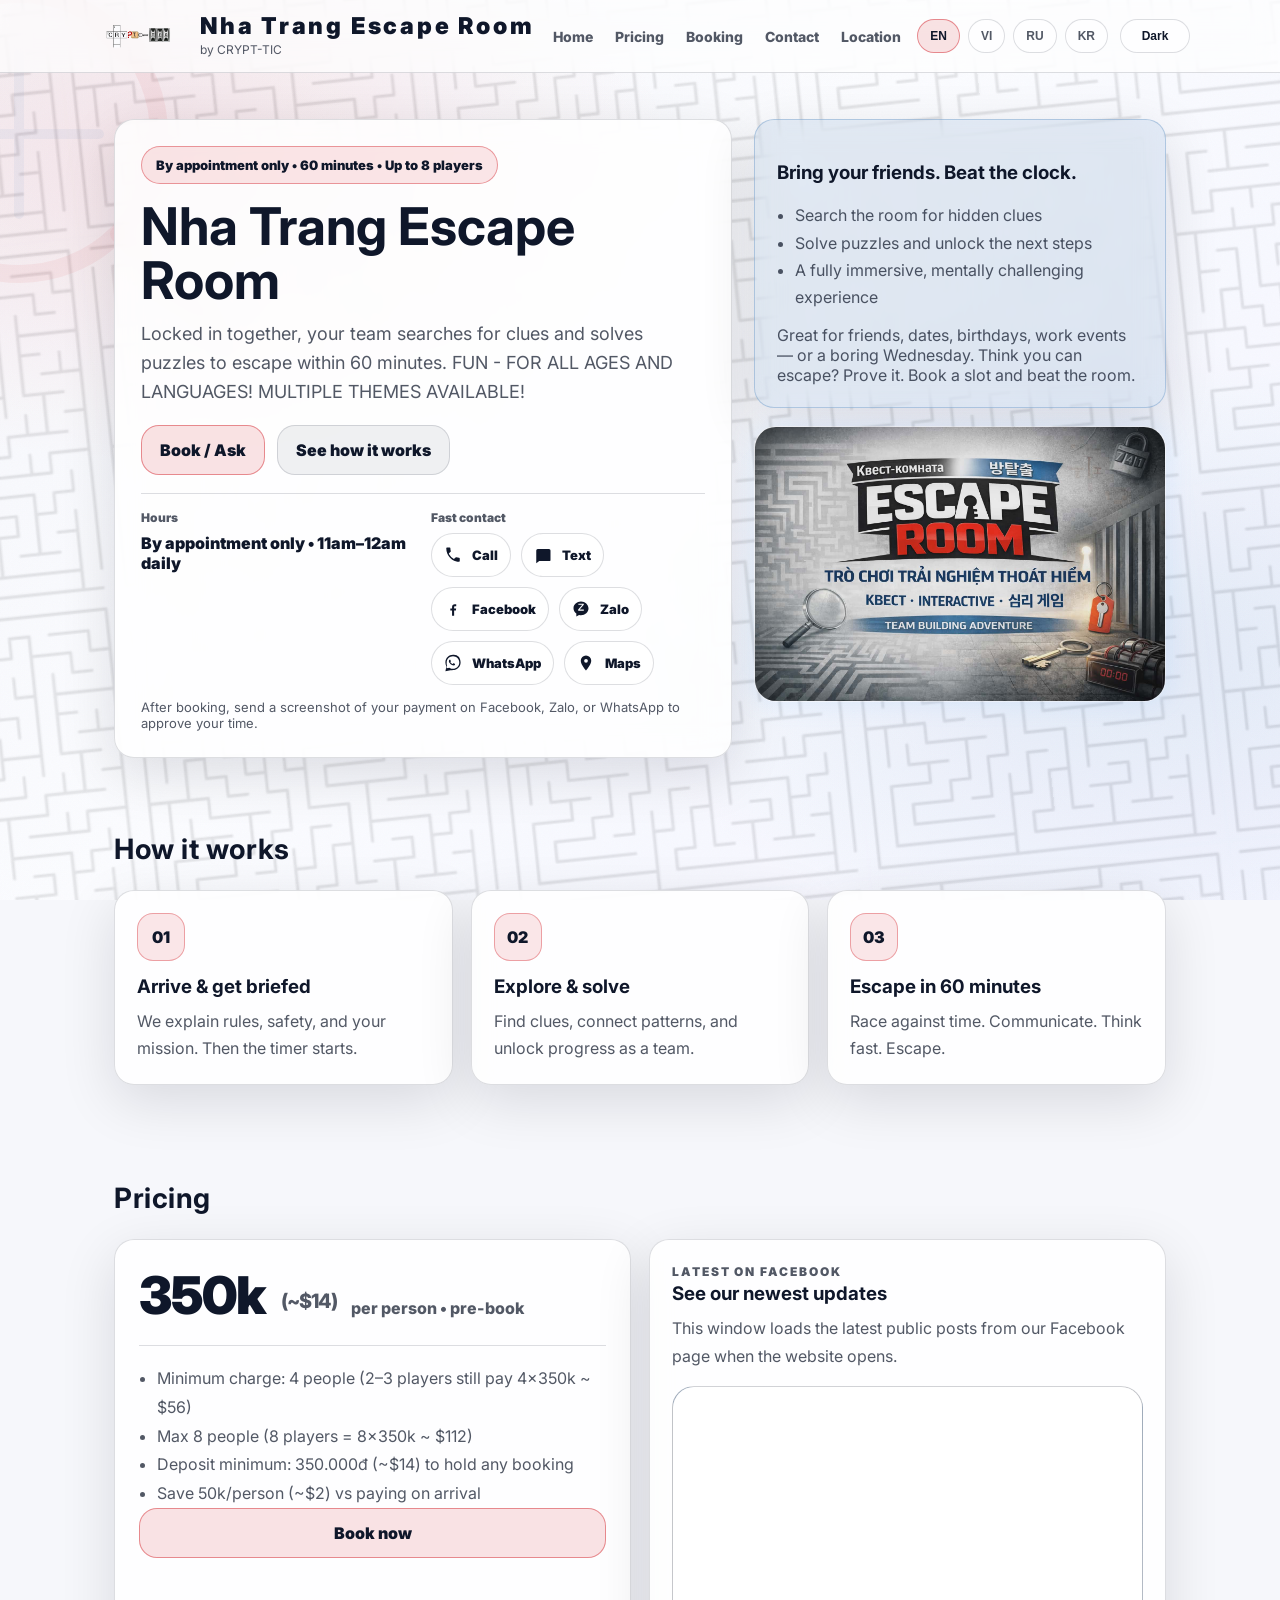
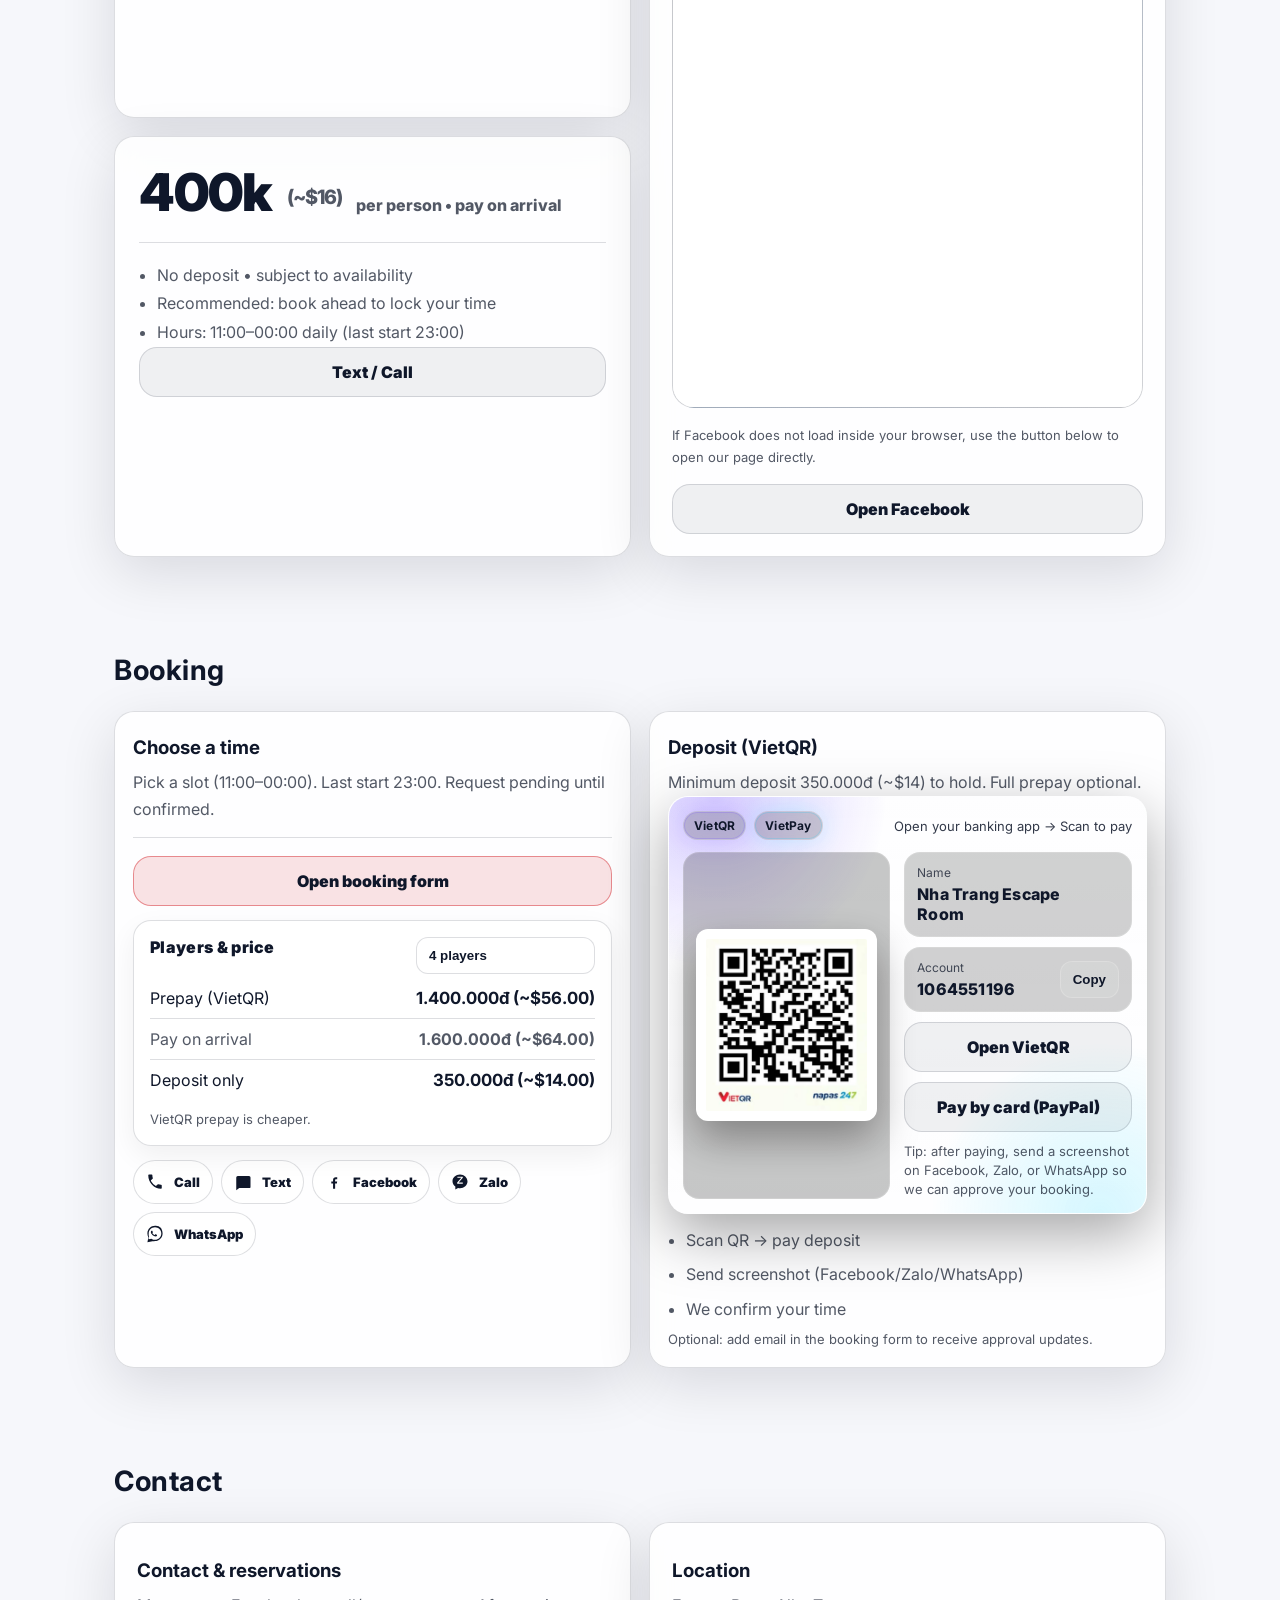
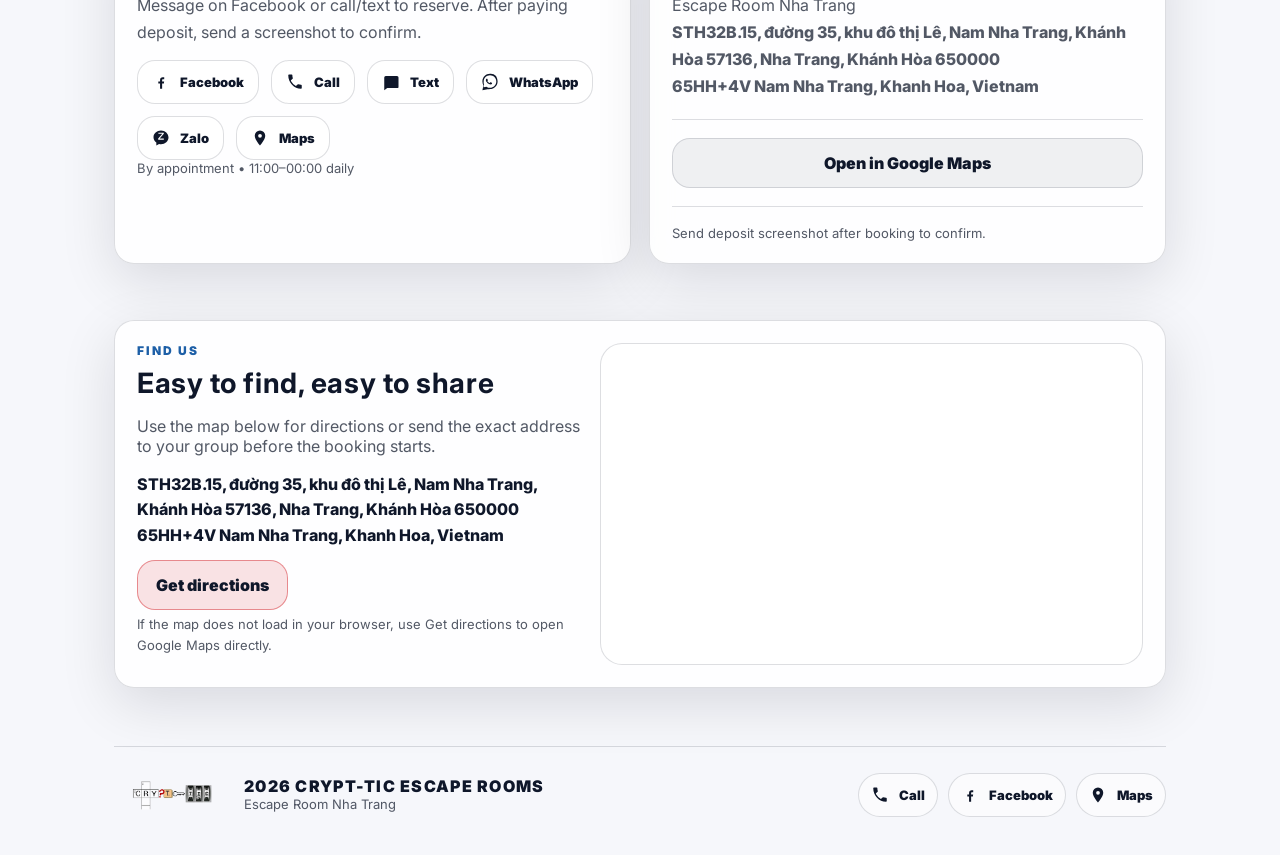
<file: index.html>
<!doctype html>
<html lang="en">
<head>
  <meta charset="utf-8"/>
  <meta name="viewport" content="width=device-width,initial-scale=1"/>
  <title>Nha Trang Escape Room by CRYPT-TIC • Nha Trang</title>
  <meta name="description" content="Escape room in Nha Trang. Book a time, pay deposit, and play in 60 minutes."/>
  <link rel="preconnect" href="https://fonts.googleapis.com">
  <link rel="preconnect" href="https://fonts.gstatic.com" crossorigin>
  <link href="https://fonts.googleapis.com/css2?family=Inter:wght@400;600;800;900&display=swap" rel="stylesheet">
  <link rel="stylesheet" href="styles.css"/>
</head>
<body>
  <div class="bg" aria-hidden="true"></div>

  <header class="topbar">
    <div class="wrap topbar-inner">
      <div class="brand">
        <img class="logo" src="[data-uri]" alt="Logo">
        <div class="brand-text">
          <div class="brand-title">Nha Trang Escape Room</div>
          <div class="brand-sub">by CRYPT-TIC</div>
        </div>
      </div>

      <button id="nav-toggle" class="nav-toggle" type="button" aria-label="Open menu" aria-controls="site-nav" aria-expanded="false">&#9776;</button>

      <nav class="nav" id="site-nav" aria-label="Primary navigation">
        <a href="#home" data-i18n="nav_home">Home</a>
        <a href="#pricing" data-i18n="nav_pricing">Pricing</a>
        <a href="#booking" data-i18n="nav_booking">Booking</a>
        <a href="#contact" data-i18n="nav_contact">Contact</a>
        <a href="#location" data-i18n="nav_location">Location</a>
      </nav>

      <div class="lang-and-mode">
        <div class="lang">
          <button class="lang-btn" data-lang="en" type="button">EN</button>
          <button class="lang-btn" data-lang="vi" type="button">VI</button>
          <button class="lang-btn" data-lang="ru" type="button">RU</button>
          <button class="lang-btn" data-lang="ko" type="button">KR</button>
        </div>
        <button id="dark-toggle" class="dark-toggle" type="button" aria-label="Toggle dark mode" aria-pressed="false">Dark</button>
      </div>
    </div>
  </header>

  <main class="wrap">
    <section id="home" class="hero">
      <div class="hero-card">
        <div class="pill" data-i18n="pill">Private bookings • 60 minutes • Up to 8 players</div>
        <h1 data-i18n="hero_title">Nha Trang Escape Room</h1>
        <p class="lead" data-i18n="hero_lead">Locked in together, your team searches for clues and solves puzzles to escape within 60 minutes. FUN - FOR ALL AGES AND LANGUAGES! MULTIPLE THEMES AVAILABLE!</p>

        <div class="cta-row">
          <a class="btn primary" href="#booking" data-i18n="cta_book">Book / Ask</a>
          <a class="btn ghost" href="#details" data-i18n="cta_learn">See how it works</a>
        </div>

        <div class="quick">
          <div class="quick-item">
            <div class="quick-label" data-i18n="quick_hours_label">Hours</div>
            <div class="quick-value" data-i18n="quick_hours_value">By appointment • 11am–12am daily</div>
          </div>

          <div class="quick-item">
            <div class="quick-label" data-i18n="quick_phone_label">Fast contact</div>
            <div class="quick-actions">
              <a class="chip" href="#" data-link="tel"><svg viewBox='0 0 24 24' width='18' height='18' fill='currentColor' aria-hidden='true'><path d='M6.62 10.79a15.05 15.05 0 0 0 6.59 6.59l2.2-2.2a1 1 0 0 1 1.01-.24c1.12.37 2.33.57 3.58.57a1 1 0 0 1 1 1V20a1 1 0 0 1-1 1C10.85 21 3 13.15 3 3a1 1 0 0 1 1-1h3.5a1 1 0 0 1 1 1c0 1.25.2 2.46.57 3.58a1 1 0 0 1-.24 1.01l-2.2 2.2z'/></svg><span data-i18n="btn_call">Call</span></a>
              <a class="chip" href="#" data-link="sms"><svg viewBox='0 0 24 24' width='18' height='18' fill='currentColor' aria-hidden='true'><path d='M4 4h16a2 2 0 0 1 2 2v13a1 1 0 0 1-1 1H7l-4 3V6a2 2 0 0 1 2-2zm2 5h12v2H6V9zm0 4h9v2H6v-2z'/></svg><span data-i18n="btn_text">Text</span></a>
              <a class="chip" href="#" data-link="facebook" target="_blank" rel="noopener"><svg viewBox='0 0 24 24' width='18' height='18' fill='currentColor' aria-hidden='true'><path d='M13.5 21v-7h2.35l.35-2.74H13.5V9.51c0-.79.22-1.33 1.35-1.33h1.45V5.73c-.25-.03-1.1-.1-2.09-.1-2.06 0-3.47 1.26-3.47 3.58v2.05H8.4V14h2.34v7h2.76z'/></svg><span data-i18n="btn_facebook">Facebook</span></a>
              <a class="chip" href="#" data-link="zalo"><svg viewBox='0 0 24 24' width='18' height='18' fill='currentColor' aria-hidden='true'><path d='M12 2C6.48 2 2 6.02 2 10.97c0 2.84 1.47 5.37 3.77 7.03V22l3.66-2.01c.83.2 1.7.31 2.57.31 5.52 0 10-4.02 10-8.97S17.52 2 12 2zm3.73 12.21H8.27v-1.46l5.52-6.3H8.5V5h7.23v1.46l-5.52 6.3h5.52v1.45z'/></svg><span>Zalo</span></a>
              <a class="chip" href="#" data-link="whatsapp"><svg viewBox='0 0 32 32' width='18' height='18' fill='currentColor' aria-hidden='true'><path d='M19.11 17.37c-.27-.14-1.62-.8-1.87-.89-.25-.09-.43-.14-.61.14-.18.27-.7.89-.86 1.07-.16.18-.32.2-.59.07-.27-.14-1.15-.42-2.19-1.35-.81-.72-1.36-1.61-1.52-1.88-.16-.27-.02-.41.12-.55.12-.12.27-.32.41-.48.14-.16.18-.27.27-.45.09-.18.05-.34-.02-.48-.07-.14-.61-1.47-.84-2.01-.22-.54-.45-.46-.61-.47h-.52c-.18 0-.48.07-.73.34-.25.27-.95.93-.95 2.27s.97 2.64 1.11 2.82c.14.18 1.91 2.91 4.63 4.08.65.28 1.16.45 1.55.58.65.21 1.25.18 1.72.11.52-.08 1.62-.66 1.85-1.3.23-.64.23-1.19.16-1.3-.07-.11-.25-.18-.52-.32z'/><path d='M26.7 5.3A13.48 13.48 0 0 0 16 1.5C8.54 1.5 2.5 7.54 2.5 15c0 2.38.62 4.7 1.8 6.74L2.5 30.5l9-1.76A13.43 13.43 0 0 0 16 28.5c7.46 0 13.5-6.04 13.5-13.5 0-3.6-1.4-6.98-2.8-9.7zM16 26.3c-2.03 0-4.02-.55-5.76-1.6l-.41-.24-5.34 1.04 1.01-5.2-.27-.43A11.22 11.22 0 0 1 4.8 15C4.8 8.8 9.8 3.8 16 3.8S27.2 8.8 27.2 15 22.2 26.3 16 26.3z'/></svg><span>WhatsApp</span></a>
              <a class="chip" href="#" data-link="maps"><svg viewBox='0 0 24 24' width='18' height='18' fill='currentColor' aria-hidden='true'><path d='M12 2a7 7 0 0 1 7 7c0 5.25-7 13-7 13S5 14.25 5 9a7 7 0 0 1 7-7zm0 9.5a2.5 2.5 0 1 0 0-5 2.5 2.5 0 0 0 0 5z'/></svg><span data-i18n="btn_maps">Maps</span></a>
            </div>
          </div>
        </div>

        <div class="muted small hint-inline" data-i18n="screenshot_note">After booking, send a screenshot of your payment on Facebook, Zalo, or WhatsApp to approve your time.</div>
      </div>

      <div class="hero-side">
        <div class="panel panel-dark hero-story">
          <h3 data-i18n="side_title">Bring your friends. Beat the clock.</h3>
          <ul class="bullets">
            <li data-i18n="b1">Search the room for hidden clues</li>
            <li data-i18n="b2">Solve puzzles and unlock the next steps</li>
            <li data-i18n="b3">A fully immersive, mentally challenging experience</li>
          </ul>
          <div class="note" data-i18n="side_note">Great for friends, dates, birthdays, work events — or a boring Wednesday. Think you can escape? Prove it. Book a slot and beat the room.</div>
        </div>
        <div class="heroMedia">
          <img src="[data-uri]" alt="Nha Trang Escape Room">
        </div>

      </div>
    </section>

    <section id="details" class="section">
      <h2 data-i18n="details_title">How it works</h2>
      <div class="grid-3">
        <div class="card">
          <div class="card-num">01</div>
          <h3 data-i18n="d1_title">Arrive & get briefed</h3>
          <p data-i18n="d1_text">We explain rules, safety, and your mission. Then the timer starts.</p>
        </div>
        <div class="card">
          <div class="card-num">02</div>
          <h3 data-i18n="d2_title">Explore & solve</h3>
          <p data-i18n="d2_text">Find clues, connect patterns, and unlock progress as a team.</p>
        </div>
        <div class="card">
          <div class="card-num">03</div>
          <h3 data-i18n="d3_title">Escape in 60 minutes</h3>
          <p data-i18n="d3_text">Race against time. Communicate. Think fast. Escape.</p>
        </div>
      </div>
    </section>

    <section id="pricing" class="section">
      <h2 data-i18n="pricing_title">Pricing</h2>
      <div class="pricing-layout">
        <div class="pricing">
        <div class="price-card">
          <div class="price-top">
            <div class="price-big">350k <span class="price-usd">(~$14)</span></div>
            <div class="price-sub" data-i18n="price_prebook_sub">per person • pre-book</div>
          </div>
          <div class="divider"></div>
          <ul class="checklist">
            <li data-i18n="price_min_charge">Minimum charge: 4 people (2–3 players still pay 4×350k)</li>
            <li data-i18n="price_max">Max 8 people (8 players = 8×350k)</li>
            <li data-i18n="price_deposit">Deposit minimum: 350.000đ to hold any booking</li>
            <li data-i18n="price_save">Save 50k/person vs paying on arrival</li>
          </ul>
          <a class="btn primary full" href="#" id="book-now" data-i18n="cta_booknow">Book now</a>
        </div>

        <div class="price-card">
          <div class="price-top">
            <div class="price-big">400k <span class="price-usd">(~$16)</span></div>
            <div class="price-sub" data-i18n="price_walkin_sub">per person • pay on arrival</div>
          </div>
          <div class="divider"></div>
          <ul class="checklist">
            <li data-i18n="price_walkin_rule1">No deposit • subject to availability</li>
            <li data-i18n="price_walkin_rule2">Recommended: book ahead to lock your time</li>
            <li data-i18n="price_hours">Hours: 11:00–00:00 daily (last start 23:00)</li>
          </ul>
          <a class="btn ghost full" href="#contact" data-i18n="cta_textcall">Text / Call</a>
        </div>
        </div>
        <div class="card pricing-social">
          <div class="pricing-social-head">
            <p class="mapEyebrow" data-i18n="fb_eyebrow">Latest on Facebook</p>
            <h3 data-i18n="fb_title">See our newest updates</h3>
            <p class="muted" data-i18n="fb_text">This window loads the latest public posts from our Facebook page when the website opens.</p>
          </div>
          <div class="facebookEmbedWrap pricingFacebookWrap" id="facebookEmbedWrap" data-embed-state="loading">
            <div class="embed-status" id="facebookEmbedStatus" data-i18n="fb_status_loading">Loading public Facebook updates...</div>
            <iframe
              id="facebookPageFrame"
              class="facebookEmbed"
              title="CRYPT-TIC Escape Rooms Facebook updates"
              loading="lazy"
              referrerpolicy="strict-origin-when-cross-origin"
              allow="autoplay; clipboard-write; encrypted-media; picture-in-picture; web-share"
              src="about:blank"></iframe>
          </div>
          <p class="small muted embed-note" data-i18n="fb_fallback">If Facebook does not load inside your browser, use the button below to open our page directly.</p>
          <a class="btn ghost full" href="#" data-link="facebook" target="_blank" rel="noopener" data-i18n="fb_cta">Open Facebook</a>
      </div>
      </div>
    </section>

    <section id="booking" class="section">
      <h2 data-i18n="booking_title">Booking</h2>
      <div class="contact compact">
        <div class="card">
          <h3 data-i18n="booking_calendar_title">Choose a time</h3>
<p class="muted" style="margin-top:10px" data-i18n="booking_calendar_text">Pick a slot (11:00–00:00). Last start 23:00. Request pending until confirmed.</p>
          <div class="divider" style="margin-top:14px"></div>
          <a class="btn primary full booking-open-top" href="#" id="openBookingBtn" target="_blank" rel="noopener" data-i18n="booking_open">Open booking form</a>


          

          

          <div class="paycalc" aria-label="Price calculator" style="margin-top:14px;">
                  <div class="paycalc-top">
                    <div class="paycalc-title" id="calcTitle">Players & price</div>
                    <div class="paycalc-select">
                      <label for="calcPlayers" class="sr-only" id="calcPlayersLabel">Players</label>
                      <select id="calcPlayers" aria-label="Players"></select>
                    </div>
                  </div>
                  <div class="paycalc-lines">
                    <div class="paycalc-line"><span id="calcPrepayLabel">Prepay (VietQR)</span><strong id="calcPrepay">—</strong></div>
                    <div class="paycalc-line muted"><span id="calcArrivalLabel">Pay on arrival</span><strong id="calcArrival">—</strong></div>
                    <div class="paycalc-line"><span id="calcDepositLabel">Deposit only</span><strong id="calcDeposit">—</strong></div>
                  </div>
                  <div class="muted small" id="calcNote">Minimum charge applies (4 players). VietQR prepay is cheaper.</div>
                </div>

<div class="booking-actions" style="margin-top:14px">
            <a class="chip" href="#" data-link="tel"><svg viewBox='0 0 24 24' width='18' height='18' fill='currentColor' aria-hidden='true'><path d='M6.62 10.79a15.05 15.05 0 0 0 6.59 6.59l2.2-2.2a1 1 0 0 1 1.01-.24c1.12.37 2.33.57 3.58.57a1 1 0 0 1 1 1V20a1 1 0 0 1-1 1C10.85 21 3 13.15 3 3a1 1 0 0 1 1-1h3.5a1 1 0 0 1 1 1c0 1.25.2 2.46.57 3.58a1 1 0 0 1-.24 1.01l-2.2 2.2z'/></svg><span data-i18n="btn_call">Call</span></a>
            <a class="chip" href="#" data-link="sms"><svg viewBox='0 0 24 24' width='18' height='18' fill='currentColor' aria-hidden='true'><path d='M4 4h16a2 2 0 0 1 2 2v13a1 1 0 0 1-1 1H7l-4 3V6a2 2 0 0 1 2-2zm2 5h12v2H6V9zm0 4h9v2H6v-2z'/></svg><span data-i18n="btn_text">Text</span></a>
            <a class="chip" href="#" data-link="facebook" target="_blank" rel="noopener"><svg viewBox='0 0 24 24' width='18' height='18' fill='currentColor' aria-hidden='true'><path d='M13.5 21v-7h2.35l.35-2.74H13.5V9.51c0-.79.22-1.33 1.35-1.33h1.45V5.73c-.25-.03-1.1-.1-2.09-.1-2.06 0-3.47 1.26-3.47 3.58v2.05H8.4V14h2.34v7h2.76z'/></svg><span data-i18n="btn_facebook">Facebook</span></a>
            <a class="chip" href="#" data-link="zalo"><svg viewBox='0 0 24 24' width='18' height='18' fill='currentColor' aria-hidden='true'><path d='M12 2C6.48 2 2 6.02 2 10.97c0 2.84 1.47 5.37 3.77 7.03V22l3.66-2.01c.83.2 1.7.31 2.57.31 5.52 0 10-4.02 10-8.97S17.52 2 12 2zm3.73 12.21H8.27v-1.46l5.52-6.3H8.5V5h7.23v1.46l-5.52 6.3h5.52v1.45z'/></svg><span>Zalo</span></a>
            <a class="chip" href="#" data-link="whatsapp"><svg viewBox='0 0 32 32' width='18' height='18' fill='currentColor' aria-hidden='true'><path d='M19.11 17.37c-.27-.14-1.62-.8-1.87-.89-.25-.09-.43-.14-.61.14-.18.27-.7.89-.86 1.07-.16.18-.32.2-.59.07-.27-.14-1.15-.42-2.19-1.35-.81-.72-1.36-1.61-1.52-1.88-.16-.27-.02-.41.12-.55.12-.12.27-.32.41-.48.14-.16.18-.27.27-.45.09-.18.05-.34-.02-.48-.07-.14-.61-1.47-.84-2.01-.22-.54-.45-.46-.61-.47h-.52c-.18 0-.48.07-.73.34-.25.27-.95.93-.95 2.27s.97 2.64 1.11 2.82c.14.18 1.91 2.91 4.63 4.08.65.28 1.16.45 1.55.58.65.21 1.25.18 1.72.11.52-.08 1.62-.66 1.85-1.3.23-.64.23-1.19.16-1.3-.07-.11-.25-.18-.52-.32z'/><path d='M26.7 5.3A13.48 13.48 0 0 0 16 1.5C8.54 1.5 2.5 7.54 2.5 15c0 2.38.62 4.7 1.8 6.74L2.5 30.5l9-1.76A13.43 13.43 0 0 0 16 28.5c7.46 0 13.5-6.04 13.5-13.5 0-3.6-1.4-6.98-2.8-9.7zM16 26.3c-2.03 0-4.02-.55-5.76-1.6l-.41-.24-5.34 1.04 1.01-5.2-.27-.43A11.22 11.22 0 0 1 4.8 15C4.8 8.8 9.8 3.8 16 3.8S27.2 8.8 27.2 15 22.2 26.3 16 26.3z'/></svg><span>WhatsApp</span></a>
          </div>

          <!-- Duplicate booking CTA removed: keep only the TOP Open booking form button -->
        </div>

        <div class="card">
          <h3 data-i18n="booking_deposit_title">Deposit (VietQR)</h3>
          <p class="muted" data-i18n="booking_deposit_text">Minimum deposit 350.000đ (~$14) to hold. Full prepay optional.</p>
                    <div class="paycard">
            <div class="paycard-head">
              <div class="paycard-logos" aria-hidden="true">
                <span class="logo-chip vietqr">VietQR</span>
                <span class="logo-chip vietpay">VietPay</span>
              </div>
              <div class="paycard-note" data-i18n="pay_note">Open your banking app → Scan to pay</div>
            </div>

            <div class="paycard-body">
              <div class="paycard-qr">
                <img id="vietqr" src="" alt="VietQR payment QR" class="qr-code" loading="lazy">
              </div>

              <div class="paycard-info">
                <div class="payrow">
                  <div class="k" data-i18n="pay_name_label">Name</div>
                  <div class="v">Nha Trang Escape Room</div>
                </div>
                <div class="payrow">
                  <div class="k" data-i18n="pay_account_label">Account</div>
                  <div class="v">1064551196</div>
                  <button class="copy" data-copy="1064551196" type="button" aria-label="Copy account" data-i18n="copy_btn">Copy</button>
                </div>


                <a id="open-vietqr" class="btn ghost full" href="#" target="_blank" rel="noopener" data-i18n="booking_open_vietqr">Open VietQR</a>
                <a id="pay-card" class="btn ghost full" href="#" target="_blank" rel="noopener" data-i18n="pay_card">Pay by card (PayPal)</a>
                <div class="muted small" data-i18n="pay_tip">Tip: after paying, send a screenshot on Facebook, Zalo, or WhatsApp so we can approve your booking.</div>
              </div>
            </div>
          </div>
          <ul class="checklist">
            <li data-i18n="booking_step1">Scan QR → pay deposit</li>
            <li data-i18n="booking_step2">Send screenshot (Facebook/Zalo/WhatsApp)</li>
            <li data-i18n="booking_step3">We confirm your time</li>
          </ul>
          <div class="muted small" data-i18n="booking_email_note">Optional: add email in the booking form to receive approval updates.</div>
        </div>
      </div>
    </section>

    <section id="contact" class="section">
      <h2 data-i18n="contact_title">Contact</h2>
      <div class="contact compact">
        <div class="card">
          <h3 data-i18n="contact_book">Contact & reservations</h3>
          <p class="muted" data-i18n="contact_text">Message on Facebook or call/text to reserve. After paying deposit, send a screenshot to confirm.</p>

          <div class="social-buttons">
            <a class="chip big" href="#" data-link="facebook" target="_blank" rel="noopener"><svg viewBox='0 0 24 24' width='18' height='18' fill='currentColor' aria-hidden='true'><path d='M13.5 21v-7h2.35l.35-2.74H13.5V9.51c0-.79.22-1.33 1.35-1.33h1.45V5.73c-.25-.03-1.1-.1-2.09-.1-2.06 0-3.47 1.26-3.47 3.58v2.05H8.4V14h2.34v7h2.76z'/></svg><span data-i18n="btn_facebook">Facebook</span></a>
            <a class="chip big" href="#" data-link="tel"><svg viewBox='0 0 24 24' width='18' height='18' fill='currentColor' aria-hidden='true'><path d='M6.62 10.79a15.05 15.05 0 0 0 6.59 6.59l2.2-2.2a1 1 0 0 1 1.01-.24c1.12.37 2.33.57 3.58.57a1 1 0 0 1 1 1V20a1 1 0 0 1-1 1C10.85 21 3 13.15 3 3a1 1 0 0 1 1-1h3.5a1 1 0 0 1 1 1c0 1.25.2 2.46.57 3.58a1 1 0 0 1-.24 1.01l-2.2 2.2z'/></svg><span data-i18n="btn_call">Call</span></a>
            <a class="chip big" href="#" data-link="sms"><svg viewBox='0 0 24 24' width='18' height='18' fill='currentColor' aria-hidden='true'><path d='M4 4h16a2 2 0 0 1 2 2v13a1 1 0 0 1-1 1H7l-4 3V6a2 2 0 0 1 2-2zm2 5h12v2H6V9zm0 4h9v2H6v-2z'/></svg><span data-i18n="btn_text">Text</span></a>
            <a class="chip big" href="#" data-link="whatsapp"><svg viewBox='0 0 32 32' width='18' height='18' fill='currentColor' aria-hidden='true'><path d='M19.11 17.37c-.27-.14-1.62-.8-1.87-.89-.25-.09-.43-.14-.61.14-.18.27-.7.89-.86 1.07-.16.18-.32.2-.59.07-.27-.14-1.15-.42-2.19-1.35-.81-.72-1.36-1.61-1.52-1.88-.16-.27-.02-.41.12-.55.12-.12.27-.32.41-.48.14-.16.18-.27.27-.45.09-.18.05-.34-.02-.48-.07-.14-.61-1.47-.84-2.01-.22-.54-.45-.46-.61-.47h-.52c-.18 0-.48.07-.73.34-.25.27-.95.93-.95 2.27s.97 2.64 1.11 2.82c.14.18 1.91 2.91 4.63 4.08.65.28 1.16.45 1.55.58.65.21 1.25.18 1.72.11.52-.08 1.62-.66 1.85-1.3.23-.64.23-1.19.16-1.3-.07-.11-.25-.18-.52-.32z'/><path d='M26.7 5.3A13.48 13.48 0 0 0 16 1.5C8.54 1.5 2.5 7.54 2.5 15c0 2.38.62 4.7 1.8 6.74L2.5 30.5l9-1.76A13.43 13.43 0 0 0 16 28.5c7.46 0 13.5-6.04 13.5-13.5 0-3.6-1.4-6.98-2.8-9.7zM16 26.3c-2.03 0-4.02-.55-5.76-1.6l-.41-.24-5.34 1.04 1.01-5.2-.27-.43A11.22 11.22 0 0 1 4.8 15C4.8 8.8 9.8 3.8 16 3.8S27.2 8.8 27.2 15 22.2 26.3 16 26.3z'/></svg><span>WhatsApp</span></a>
            <a class="chip big" href="#" data-link="zalo"><svg viewBox='0 0 24 24' width='18' height='18' fill='currentColor' aria-hidden='true'><path d='M12 2C6.48 2 2 6.02 2 10.97c0 2.84 1.47 5.37 3.77 7.03V22l3.66-2.01c.83.2 1.7.31 2.57.31 5.52 0 10-4.02 10-8.97S17.52 2 12 2zm3.73 12.21H8.27v-1.46l5.52-6.3H8.5V5h7.23v1.46l-5.52 6.3h5.52v1.45z'/></svg><span>Zalo</span></a>
            <a class="chip big" href="#" data-link="maps"><svg viewBox='0 0 24 24' width='18' height='18' fill='currentColor' aria-hidden='true'><path d='M12 2a7 7 0 0 1 7 7c0 5.25-7 13-7 13S5 14.25 5 9a7 7 0 0 1 7-7zm0 9.5a2.5 2.5 0 1 0 0-5 2.5 2.5 0 0 0 0 5z'/></svg><span data-i18n="btn_maps">Maps</span></a>
          </div>

          <div class="small muted" data-i18n="contact_hours">By appointment • 11:00–00:00 daily</div>
        </div>

        <div class="card">
          <h3 data-i18n="contact_location_title">Location</h3>
          <p class="muted" data-i18n="contact_location_text">Escape Room Nha Trang</p>
          <p class="locationAddress">STH32B.15, &#273;&#432;&#7901;ng 35, khu &#273;&ocirc; th&#7883; L&ecirc;, Nam Nha Trang, Kh&aacute;nh H&ograve;a 57136, Nha Trang, Kh&aacute;nh H&ograve;a 650000<br>65HH+4V Nam Nha Trang, Khanh Hoa, Vietnam</p>
          <div class="divider"></div>
          <a class="btn ghost full" href="#" data-link="maps" data-i18n="open_maps">Open in Google Maps</a>
          <div class="divider"></div>
          <div class="small muted" data-i18n="contact_note">Send deposit screenshot after booking to confirm.</div>
        </div>
      </div>
    </section>

    <section id="location" class="section mapSection">
      <div class="mapCard">
        <div class="mapCopy">
          <p class="mapEyebrow" data-i18n="map_eyebrow">Find Us</p>
          <h2 data-i18n="map_title">Easy to find, easy to share</h2>
          <p class="muted" data-i18n="map_text">Use the map below for directions or send the exact address to your group before the booking starts.</p>
          <p class="locationAddress">STH32B.15, &#273;&#432;&#7901;ng 35, khu &#273;&ocirc; th&#7883; L&ecirc;, Nam Nha Trang, Kh&aacute;nh H&ograve;a 57136, Nha Trang, Kh&aacute;nh H&ograve;a 650000<br>65HH+4V Nam Nha Trang, Khanh Hoa, Vietnam</p>
          <div class="cta-row">
            <a class="btn primary" href="#" data-link="maps" data-i18n="map_cta">Get directions</a>
          </div>
          <p class="small muted embed-note" data-i18n="map_fallback">If the map does not load in your browser, use Get directions to open Google Maps directly.</p>
        </div>
        <div class="mapFrameWrap" id="mapFrameWrap" data-embed-state="loading">
          <div class="embed-status" id="mapEmbedStatus" data-i18n="map_status_loading">Loading map...</div>
          <iframe
            id="mapFrame"
            class="mapFrame"
            title="Nha Trang Escape Room map"
            loading="lazy"
            allowfullscreen
            referrerpolicy="no-referrer-when-downgrade"
            src="about:blank"
            data-src="https://www.google.com/maps?q=Escape%20Room%20Nha%20Trang%2C%20STH32B.15%2C%20%C4%91%C6%B0%E1%BB%9Dng%2035%2C%20khu%20%C4%91%C3%B4%20th%E1%BB%8B%20L%C3%AA%2C%20Nam%20Nha%20Trang%2C%20Kh%C3%A1nh%20H%C3%B2a%2057136%2C%20Nha%20Trang%2C%20Kh%C3%A1nh%20H%C3%B2a%20650000%2C%2065HH%2B4V%20Nam%20Nha%20Trang%2C%20Khanh%20Hoa%2C%20Vietnam&amp;output=embed"></iframe>
        </div>
      </div>
    </section>

    <footer class="footer">
      <div class="footer-brand">
        <div class="footer-logoPlate" aria-hidden="true">
          <img class="footer-logo" id="footerLogo" alt="CRYPT-TIC logo" loading="lazy"/>
          <span class="footer-logoFallback" id="footerLogoFallback">CT</span>
        </div>
        <div class="footer-brandCopy">
          <div class="footer-brandTitle">2026 CRYPT-TIC Escape Rooms</div>
          <div class="muted small">Escape Room Nha Trang</div>
        </div>
      </div>
      <div class="footer-links">
        <a class="chip" href="#" data-link="tel"><svg viewBox='0 0 24 24' width='18' height='18' fill='currentColor' aria-hidden='true'><path d='M6.62 10.79a15.05 15.05 0 0 0 6.59 6.59l2.2-2.2a1 1 0 0 1 1.01-.24c1.12.37 2.33.57 3.58.57a1 1 0 0 1 1 1V20a1 1 0 0 1-1 1C10.85 21 3 13.15 3 3a1 1 0 0 1 1-1h3.5a1 1 0 0 1 1 1c0 1.25.2 2.46.57 3.58a1 1 0 0 1-.24 1.01l-2.2 2.2z'/></svg><span data-i18n="btn_call">Call</span></a>
        <a class="chip" href="#" data-link="facebook" target="_blank" rel="noopener"><svg viewBox='0 0 24 24' width='18' height='18' fill='currentColor' aria-hidden='true'><path d='M13.5 21v-7h2.35l.35-2.74H13.5V9.51c0-.79.22-1.33 1.35-1.33h1.45V5.73c-.25-.03-1.1-.1-2.09-.1-2.06 0-3.47 1.26-3.47 3.58v2.05H8.4V14h2.34v7h2.76z'/></svg><span data-i18n="btn_facebook">Facebook</span></a>
        <a class="chip" href="#" data-link="maps"><svg viewBox='0 0 24 24' width='18' height='18' fill='currentColor' aria-hidden='true'><path d='M12 2a7 7 0 0 1 7 7c0 5.25-7 13-7 13S5 14.25 5 9a7 7 0 0 1 7-7zm0 9.5a2.5 2.5 0 1 0 0-5 2.5 2.5 0 0 0 0 5z'/></svg><span data-i18n="btn_maps">Maps</span></a>
      </div>
    </footer>
  </main>

  <script src="app.js"></script>
</body>
</html>
</file>
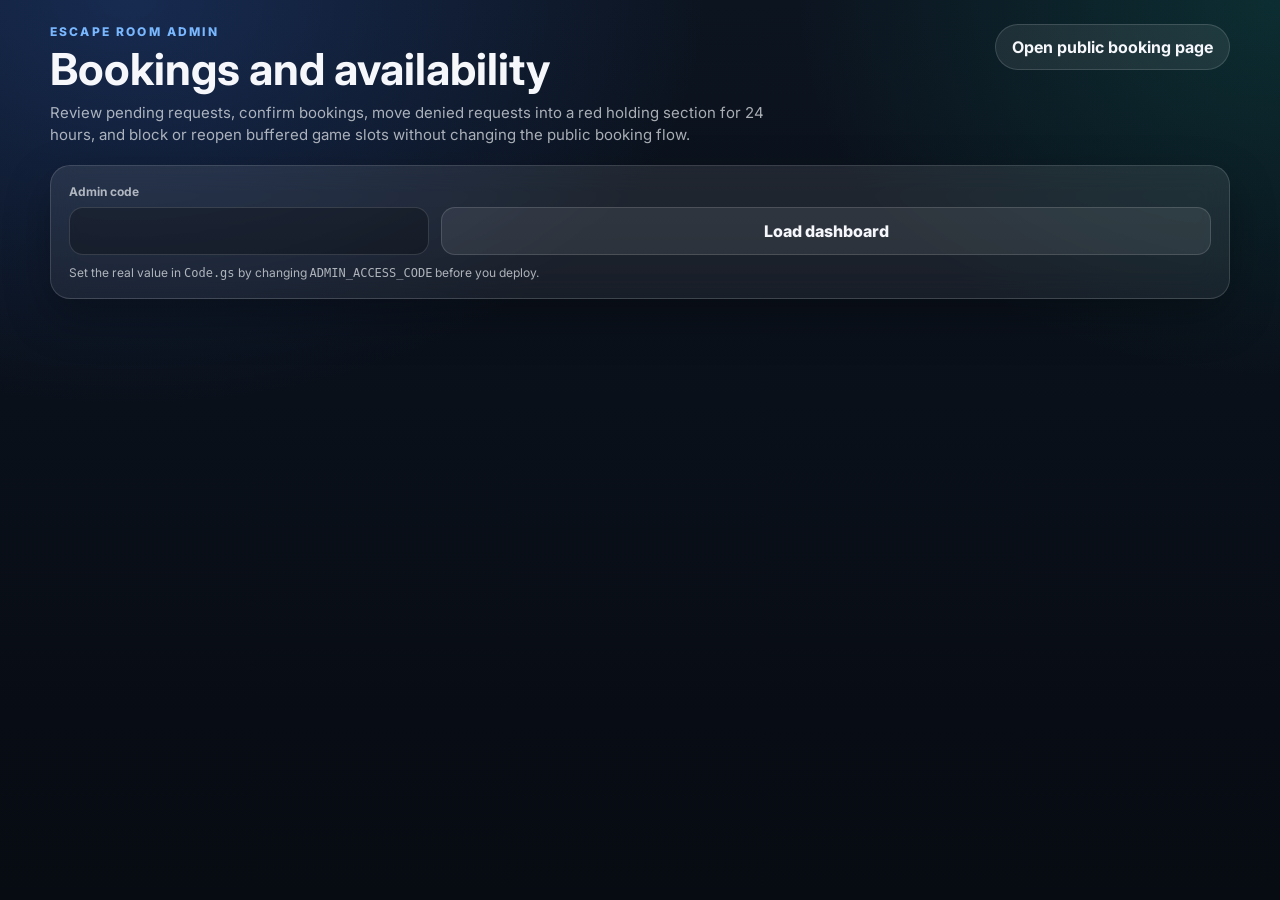
<file: Admin.html>
<!doctype html>
<html>
  <head>
    <meta charset="utf-8" />
    <meta name="viewport" content="width=device-width, initial-scale=1" />
    <link rel="preconnect" href="https://fonts.googleapis.com">
    <link rel="preconnect" href="https://fonts.gstatic.com" crossorigin>
    <link href="https://fonts.googleapis.com/css2?family=Inter:wght@400;500;600;700;800;900&display=swap" rel="stylesheet">
    <style>
      :root{
        --bg0:#070b12;
        --bg1:#0c1420;
        --bg2:#121d2c;
        --panel:rgba(255,255,255,.08);
        --panel-strong:rgba(255,255,255,.12);
        --border:rgba(255,255,255,.14);
        --text:#f5f7fb;
        --muted:rgba(245,247,251,.68);
        --green:#6ae9aa;
        --amber:#ffd166;
        --red:#ff7b85;
        --blue:#79b7ff;
        --shadow:0 18px 46px rgba(0,0,0,.28);
        --radius:20px;
      }

      *{ box-sizing:border-box; }

      body{
        margin:0;
        min-height:100vh;
        font-family:Inter, system-ui, sans-serif;
        color:var(--text);
        background:
          radial-gradient(1000px 700px at 10% 0%, rgba(63,124,255,.22), transparent 58%),
          radial-gradient(900px 700px at 100% 0%, rgba(13,180,142,.16), transparent 54%),
          linear-gradient(180deg, var(--bg1), var(--bg0));
      }

      a{ color:inherit; }

      .shell{
        width:min(1180px, calc(100% - 24px));
        margin:0 auto;
        padding:24px 0 40px;
      }

      .hero{
        display:flex;
        align-items:flex-start;
        justify-content:space-between;
        gap:16px;
        margin-bottom:18px;
      }

      .eyebrow{
        margin:0 0 8px;
        color:var(--blue);
        font-size:12px;
        font-weight:800;
        letter-spacing:.18em;
        text-transform:uppercase;
      }

      h1{
        margin:0;
        font-size:clamp(28px, 5vw, 44px);
        line-height:1.02;
      }

      .sub{
        max-width:720px;
        margin:10px 0 0;
        color:var(--muted);
        font-size:15px;
        line-height:1.5;
      }

      .jump{
        display:inline-flex;
        align-items:center;
        justify-content:center;
        padding:12px 16px;
        border-radius:999px;
        border:1px solid var(--border);
        background:rgba(255,255,255,.08);
        text-decoration:none;
        font-weight:700;
        white-space:nowrap;
      }

      .panel{
        border:1px solid var(--border);
        background:linear-gradient(180deg, rgba(255,255,255,.09), rgba(255,255,255,.06));
        border-radius:var(--radius);
        box-shadow:var(--shadow);
        padding:18px;
        backdrop-filter:blur(14px);
      }

      .authRow,
      .toolbar{
        display:grid;
        grid-template-columns:minmax(240px, 360px) auto;
        gap:12px;
        align-items:end;
      }

      label{
        display:block;
        margin:0 0 8px;
        color:var(--muted);
        font-size:12px;
        font-weight:700;
      }

      input{
        width:100%;
        padding:13px 14px;
        border-radius:14px;
        border:1px solid var(--border);
        background:rgba(0,0,0,.25);
        color:var(--text);
        font:inherit;
      }

      button{
        border:1px solid var(--border);
        background:rgba(255,255,255,.08);
        color:var(--text);
        font:inherit;
        font-weight:800;
        border-radius:14px;
        padding:13px 16px;
        cursor:pointer;
      }

      button:hover{ background:rgba(255,255,255,.12); }
      button:disabled{
        opacity:.5;
        cursor:not-allowed;
      }

      .hint{
        margin:10px 0 0;
        color:var(--muted);
        font-size:12px;
      }

      .notice{
        margin-top:12px;
        padding:12px 14px;
        border-radius:14px;
        font-size:13px;
        font-weight:700;
        display:none;
      }

      .notice.show{ display:block; }
      .notice.error{ background:rgba(255,123,133,.14); color:#ffd5d9; }
      .notice.success{ background:rgba(106,233,170,.14); color:#d7ffea; }
      .notice.info{ background:rgba(121,183,255,.14); color:#dfeeff; }

      .hidden{ display:none; }

      .summary{
        margin-top:18px;
        display:grid;
        grid-template-columns:repeat(4, minmax(0, 1fr));
        gap:12px;
      }

      .summaryCard{
        border:1px solid var(--border);
        background:rgba(255,255,255,.07);
        border-radius:18px;
        padding:16px;
      }

      .summaryLabel{
        color:var(--muted);
        font-size:12px;
        font-weight:700;
        text-transform:uppercase;
        letter-spacing:.08em;
      }

      .summaryValue{
        margin-top:8px;
        font-size:34px;
        font-weight:900;
      }

      .sectionHead{
        display:flex;
        align-items:center;
        justify-content:space-between;
        gap:12px;
        margin-bottom:14px;
      }

      .sectionTitle{
        margin:0;
        font-size:20px;
      }

      .sectionHint{
        color:var(--muted);
        font-size:13px;
      }

      .slots{
        margin-top:18px;
        display:grid;
        grid-template-columns:repeat(auto-fit, minmax(200px, 1fr));
        gap:12px;
      }

      .slot{
        border:1px solid var(--border);
        border-radius:18px;
        padding:16px;
        background:rgba(255,255,255,.05);
      }

      .slot.open{ box-shadow:inset 0 0 0 1px rgba(106,233,170,.18); }
      .slot.blocked{
        border-color:rgba(255,123,133,.32);
        background:rgba(255,123,133,.12);
        box-shadow:inset 0 0 0 1px rgba(255,123,133,.18);
      }
      .slot.approved{
        border-color:rgba(106,233,170,.32);
        background:rgba(106,233,170,.11);
        box-shadow:inset 0 0 0 1px rgba(106,233,170,.18);
      }
      .slot.tooSoon{ box-shadow:inset 0 0 0 1px rgba(255,209,102,.16); }
      .slot.approved .slotTime,
      .slot.approved .slotState{
        color:#d7ffea;
      }
      .slot.blocked .slotTime,
      .slot.blocked .slotState{
        color:#ffd8dc;
      }

      .slotTime{
        font-size:22px;
        font-weight:900;
        line-height:1.2;
      }

      .slotState{
        margin-top:6px;
        font-size:14px;
        font-weight:700;
      }

      .slotMeta{
        margin-top:10px;
        color:var(--muted);
        font-size:12px;
        line-height:1.45;
      }

      .slotAction{
        width:100%;
        margin-top:14px;
      }

      .tabs{
        display:flex;
        flex-wrap:wrap;
        gap:8px;
      }

      .dayActions{
        margin-top:14px;
        display:flex;
        flex-wrap:wrap;
        gap:10px;
      }

      .dayActions button{
        min-width:170px;
      }

      .tab{
        padding:10px 14px;
        border-radius:999px;
        background:rgba(255,255,255,.06);
      }

      .tab.active{
        background:rgba(121,183,255,.16);
        border-color:rgba(121,183,255,.32);
      }

      .bookings{
        margin-top:18px;
        display:grid;
        gap:12px;
      }

      .booking{
        border:1px solid var(--border);
        border-radius:18px;
        padding:16px;
        background:rgba(255,255,255,.05);
      }

      .booking.deniedCard{
        border-color:rgba(255,123,133,.28);
        background:rgba(255,123,133,.10);
        box-shadow:inset 0 0 0 1px rgba(255,123,133,.12);
      }

      .bookingTop{
        display:flex;
        align-items:flex-start;
        justify-content:space-between;
        gap:12px;
      }

      .bookingTitle{
        margin:0;
        font-size:18px;
        font-weight:800;
      }

      .bookingSub{
        margin-top:4px;
        color:var(--muted);
        font-size:13px;
      }

      .badge{
        display:inline-flex;
        align-items:center;
        justify-content:center;
        padding:7px 10px;
        border-radius:999px;
        font-size:12px;
        font-weight:900;
        text-transform:uppercase;
        letter-spacing:.06em;
      }

      .badge.pending{ background:rgba(255,209,102,.16); color:#ffe7a3; }
      .badge.approved{ background:rgba(121,183,255,.16); color:#dcecff; }
      .badge.denied{ background:rgba(255,123,133,.16); color:#ffd8dc; }

      .bookingGrid{
        margin-top:14px;
        display:grid;
        grid-template-columns:repeat(2, minmax(0, 1fr));
        gap:10px 14px;
      }

      .field{
        padding:12px;
        border-radius:14px;
        background:rgba(0,0,0,.18);
      }

      .fieldLabel{
        color:var(--muted);
        font-size:11px;
        font-weight:700;
        text-transform:uppercase;
        letter-spacing:.08em;
      }

      .fieldValue{
        margin-top:6px;
        font-size:14px;
        font-weight:700;
        line-height:1.45;
        word-break:break-word;
      }

      .actions{
        margin-top:14px;
        display:flex;
        flex-wrap:wrap;
        gap:10px;
      }

      .actions button{
        min-width:120px;
      }

      .empty{
        padding:18px;
        border-radius:16px;
        background:rgba(0,0,0,.18);
        color:var(--muted);
        text-align:center;
        font-weight:700;
      }

      @media (max-width: 920px){
        .summary{ grid-template-columns:repeat(2, minmax(0, 1fr)); }
      }

      @media (max-width: 760px){
        .hero,
        .authRow,
        .toolbar,
        .bookingTop{
          grid-template-columns:1fr;
          display:grid;
        }

        .bookingGrid{
          grid-template-columns:1fr;
        }

        .summary{
          grid-template-columns:1fr;
        }
      }
    </style>
  </head>
  <body>
    <div class="shell">
      <div class="hero">
        <div>
          <p class="eyebrow">Escape Room Admin</p>
          <h1>Bookings and availability</h1>
          <p class="sub">Review pending requests, confirm bookings, move denied requests into a red holding section for 24 hours, and block or reopen buffered game slots without changing the public booking flow.</p>
        </div>
        <a class="jump" href="?">Open public booking page</a>
      </div>

      <div class="panel">
        <div class="authRow">
          <div>
            <label for="adminCode">Admin code</label>
            <input id="adminCode" type="password" autocomplete="current-password" />
          </div>
          <button id="loadDashboardBtn" type="button">Load dashboard</button>
        </div>
        <p class="hint">Set the real value in <code>Code.gs</code> by changing <code>ADMIN_ACCESS_CODE</code> before you deploy.</p>
        <div id="authNotice" class="notice"></div>
      </div>

      <div id="dashboard" class="hidden">
        <div class="panel" style="margin-top:18px;">
          <div class="toolbar">
            <div>
              <label for="adminDate">Date</label>
              <input id="adminDate" type="date" />
            </div>
            <button id="refreshDashboardBtn" type="button">Refresh</button>
          </div>
          <div id="dashboardNotice" class="notice"></div>
        </div>

        <div id="summaryGrid" class="summary"></div>

        <div class="panel" style="margin-top:18px;">
          <div class="sectionHead">
            <div>
              <h2 class="sectionTitle">Availability controls</h2>
              <div class="sectionHint">Block or reopen 60-minute games with a 30-minute buffer between start times. Confirmed bookings stay locked, and you can block the rest of a whole day in one click.</div>
            </div>
          </div>
          <div class="dayActions">
            <button id="blockDayBtn" type="button">Block whole day</button>
            <button id="reopenDayBtn" type="button">Reopen whole day</button>
          </div>
          <div id="slotsGrid" class="slots"></div>
        </div>

        <div class="panel" style="margin-top:18px;">
          <div class="sectionHead">
            <div>
              <h2 class="sectionTitle">Bookings</h2>
              <div class="sectionHint">Each card shows the requested time, booked slot, name, phone number, note, and current status.</div>
            </div>
            <div class="tabs" id="tabs">
              <button class="tab active" data-filter="PENDING" type="button">Pending</button>
              <button class="tab" data-filter="APPROVED" type="button">Confirmed</button>
              <button class="tab" data-filter="ALL" type="button">All</button>
            </div>
          </div>
          <div id="bookingList" class="bookings"></div>
        </div>

        <div class="panel" style="margin-top:18px;">
          <div class="sectionHead">
            <div>
              <h2 class="sectionTitle">Denied Bookings</h2>
              <div class="sectionHint">Denied requests stay here in red for 24 hours, then the script removes them automatically.</div>
            </div>
          </div>
          <div id="deniedList" class="bookings"></div>
        </div>
      </div>
    </div>

    <script>
      var state = {
        code: "",
        date: "",
        filter: "PENDING",
        bookings: [],
        deniedBookings: [],
        slots: [],
        summary: null,
        busy: false
      };

      function todayString() {
        var now = new Date();
        var yyyy = now.getFullYear();
        var mm = String(now.getMonth() + 1).padStart(2, "0");
        var dd = String(now.getDate()).padStart(2, "0");
        return yyyy + "-" + mm + "-" + dd;
      }

      function setNotice(id, kind, text) {
        var el = document.getElementById(id);
        el.className = "notice" + (text ? " show " + kind : "");
        el.textContent = text || "";
      }

      function clearNotices() {
        setNotice("authNotice", "", "");
        setNotice("dashboardNotice", "", "");
      }

      function getAdminCode() {
        return String(document.getElementById("adminCode").value || state.code || "").trim();
      }

      function persistAdminCode(code) {
        state.code = String(code || "").trim();
        document.getElementById("adminCode").value = state.code;
        try {
          sessionStorage.setItem("escape_admin_code", state.code);
        } catch (err) {
          // Ignore storage errors in restricted browsers.
        }
      }

      function applyDashboardPayload(payload, code, successText) {
        var date = payload && payload.selectedDate ? payload.selectedDate : todayString();

        if (code) {
          persistAdminCode(code);
        }

        state.date = date;
        state.bookings = payload && payload.bookings ? payload.bookings : [];
        state.deniedBookings = payload && payload.deniedBookings ? payload.deniedBookings : [];
        state.slots = payload && payload.slots ? payload.slots : [];
        state.summary = payload && payload.summary ? payload.summary : null;

        document.getElementById("adminDate").value = state.date;
        document.getElementById("dashboard").classList.remove("hidden");

        renderSummary();
        renderSlots();
        renderBookings();
        renderDeniedBookings();

        if (successText) {
          setNotice("dashboardNotice", "success", successText);
        } else {
          setNotice("dashboardNotice", "", "");
        }
      }

      function setDashboardBusy(isBusy) {
        state.busy = !!isBusy;
        document.getElementById("loadDashboardBtn").disabled = state.busy;
        document.getElementById("refreshDashboardBtn").disabled = state.busy;
        document.getElementById("blockDayBtn").disabled = state.busy;
        document.getElementById("reopenDayBtn").disabled = state.busy;
        Array.prototype.forEach.call(document.querySelectorAll("#slotsGrid button, #bookingList button, #deniedList button"), function(btn) {
          btn.disabled = state.busy || btn.getAttribute("data-locked") === "1";
        });
      }

      function translateError(err) {
        var raw = "";
        if (err && err.message) {
          raw = String(err.message);
        } else if (err !== undefined && err !== null) {
          raw = String(err);
        }

        if (raw.indexOf("UNAUTHORIZED") !== -1) {
          return "Admin code is incorrect.";
        }
        if (raw.indexOf("SLOT_HAS_APPROVED_BOOKING") !== -1) {
          return "That slot already has a confirmed booking.";
        }
        if (raw.indexOf("SLOT_TAKEN") !== -1) {
          return "That time already has a confirmed booking.";
        }
        if (raw.indexOf("SLOT_BLOCKED") !== -1) {
          return "That time is blocked. Reopen it before confirming the booking.";
        }
        return raw || "Something went wrong.";
      }

      function loadDashboard(successText) {
        var code = getAdminCode();
        var date = document.getElementById("adminDate").value || state.date || todayString();

        if (!code) {
          setNotice("authNotice", "error", "Enter the admin code first.");
          return;
        }

        clearNotices();
        setDashboardBusy(true);
        setNotice("dashboardNotice", "info", "Loading dashboard...");

        google.script.run
          .withSuccessHandler(function(res) {
            setDashboardBusy(false);
            if (!res || !res.ok) {
              setNotice("dashboardNotice", "error", "Could not load the dashboard.");
              return;
            }

            applyDashboardPayload(res, code, successText || "");
            setNotice("authNotice", "success", "Dashboard loaded.");
          })
          .withFailureHandler(function(err) {
            setDashboardBusy(false);
            setNotice("authNotice", "error", translateError(err));
            setNotice("dashboardNotice", "", "");
          })
          .apiAdminGetDashboard(code, date);
      }

      function renderSummary() {
        var el = document.getElementById("summaryGrid");
        var summary = state.summary || { total: 0, pending: 0, approved: 0, denied: 0 };
        var cards = [
          { label: "Total bookings", value: summary.total || 0 },
          { label: "Pending", value: summary.pending || 0 },
          { label: "Confirmed", value: summary.approved || 0 },
          { label: "Denied", value: summary.denied || 0 }
        ];

        el.innerHTML = cards.map(function(card) {
          return [
            '<div class="summaryCard">',
            '<div class="summaryLabel">' + escapeHtml(card.label) + '</div>',
            '<div class="summaryValue">' + escapeHtml(String(card.value)) + '</div>',
            '</div>'
          ].join("");
        }).join("");
      }

      function renderSlots() {
        var el = document.getElementById("slotsGrid");

        if (!state.slots.length) {
          el.innerHTML = '<div class="empty">No slot data for this date.</div>';
          return;
        }

        el.innerHTML = state.slots.map(function(slot) {
          var slotClass = "open";
          var stateText = "Open";
          var detail = [];
          var buttonText = "Block slot";
          var disabled = false;
          var nextBlocked = true;

          if (slot.approvedBookingId) {
            slotClass = "approved";
            stateText = "Confirmed booking";
            detail.push("Booking: " + slot.approvedName);
            if (slot.approvedPhone) {
              detail.push("Phone: " + slot.approvedPhone);
            }
            buttonText = "Confirmed";
            disabled = true;
          } else if (slot.blocked) {
            slotClass = "blocked";
            stateText = "Blocked";
            buttonText = "Reopen slot";
            nextBlocked = false;
          } else if (slot.tooSoon) {
            slotClass = "tooSoon";
            stateText = "Too soon for same-day booking";
          }

          if (slot.pendingCount) {
            detail.push("Pending requests: " + slot.pendingCount);
          }
          if (slot.deniedCount) {
            detail.push("Denied requests: " + slot.deniedCount);
          }
          if (!detail.length) {
            detail.push("No confirmed booking on this slot.");
          }

          return [
            '<div class="slot ' + slotClass + '">',
            '<div class="slotTime">' + escapeHtml(slot.label || slot.time) + '</div>',
            '<div class="slotState">' + escapeHtml(stateText) + '</div>',
            '<div class="slotMeta">' + escapeHtml(detail.join(" | ")) + '</div>',
            '<button class="slotAction" type="button" data-time="' + escapeHtml(slot.time) + '" data-block="' + (nextBlocked ? "1" : "0") + '" data-locked="' + (disabled ? "1" : "0") + '"' + (disabled || state.busy ? " disabled" : "") + '>' + escapeHtml(buttonText) + '</button>',
            '</div>'
          ].join("");
        }).join("");
      }

      function getFilteredBookings() {
        if (state.filter === "ALL") {
          return state.bookings.slice();
        }
        return state.bookings.filter(function(booking) {
          return booking.status === state.filter;
        });
      }

      function renderBookingCard(booking, options) {
        var opts = options || {};
        var badgeClass = booking.status === "APPROVED"
          ? "approved"
          : booking.status === "DENIED"
            ? "denied"
            : "pending";
        var badgeLabel = booking.status === "APPROVED"
          ? "Confirmed"
          : booking.status === "DENIED"
            ? "Denied"
            : "Pending";
        var cardClass = opts.denied ? "booking deniedCard" : "booking";
        var extraFields = [];

        if (opts.denied) {
          extraFields.push(renderField("Denied at", booking.deniedAt || "-"));
          extraFields.push(renderField("Auto remove", "24 hours after denial"));
        }

        return [
          '<div class="' + cardClass + '">',
          '<div class="bookingTop">',
          '<div>',
          '<h3 class="bookingTitle">' + escapeHtml(booking.name || "No name") + '</h3>',
          '<div class="bookingSub">Requested: ' + escapeHtml(booking.createdAt || "-") + '</div>',
          '</div>',
          '<span class="badge ' + badgeClass + '">' + escapeHtml(badgeLabel) + '</span>',
          '</div>',
          '<div class="bookingGrid">',
          renderField("Booked slot", booking.slotLabel || booking.time || "-"),
          renderField("Booking date", booking.date || "-"),
          renderField("Phone", booking.phone || "-"),
          renderField("Email", booking.email || "-"),
          renderField("Players / option", booking.players || "-"),
          renderField("Booking ID", booking.bookingId || "-"),
          renderField("Note", booking.note || "-"),
          extraFields.join(""),
          '</div>',
          '<div class="actions">',
          renderActionButton(booking.bookingId, "APPROVED", "Confirm", booking.status === "APPROVED"),
          renderActionButton(booking.bookingId, "PENDING", "Set pending", booking.status === "PENDING"),
          renderActionButton(booking.bookingId, "DENIED", "Deny", booking.status === "DENIED"),
          '</div>',
          '</div>'
        ].join("");
      }

      function renderBookings() {
        var el = document.getElementById("bookingList");
        var bookings = getFilteredBookings();

        if (!bookings.length) {
          el.innerHTML = '<div class="empty">No bookings match this filter.</div>';
          return;
        }

        el.innerHTML = bookings.map(function(booking) {
          return renderBookingCard(booking, { denied: false });
        }).join("");
      }

      function renderDeniedBookings() {
        var el = document.getElementById("deniedList");
        var bookings = state.deniedBookings || [];

        if (!bookings.length) {
          el.innerHTML = '<div class="empty">No denied bookings waiting for cleanup.</div>';
          return;
        }

        el.innerHTML = bookings.map(function(booking) {
          return renderBookingCard(booking, { denied: true });
        }).join("");
      }

      function renderField(label, value) {
        var safeValue = escapeHtml(value).replace(/\n/g, "<br>");
        return [
          '<div class="field">',
          '<div class="fieldLabel">' + escapeHtml(label) + '</div>',
          '<div class="fieldValue">' + safeValue + '</div>',
          '</div>'
        ].join("");
      }

      function renderActionButton(bookingId, status, label, disabled) {
        return '<button type="button" data-booking-id="' + escapeHtml(bookingId) + '" data-status="' + escapeHtml(status) + '" data-locked="' + (disabled ? "1" : "0") + '"' + (disabled || state.busy ? " disabled" : "") + '>' + escapeHtml(label) + '</button>';
      }

      function updateBookingStatus(bookingId, status) {
        if (!state.code) {
          setNotice("authNotice", "error", "Load the dashboard first.");
          return;
        }

        setDashboardBusy(true);
        setNotice("dashboardNotice", "info", "Saving booking status...");

        google.script.run
          .withSuccessHandler(function(res) {
            setDashboardBusy(false);
            if (!res || !res.ok) {
              setNotice("dashboardNotice", "error", humanizeBusinessError(res && res.error));
              return;
            }

            loadDashboard(status === "DENIED" ? "Booking denied and moved to the denied list." : "Booking updated.");
          })
          .withFailureHandler(function(err) {
            setDashboardBusy(false);
            setNotice("dashboardNotice", "error", translateError(err));
          })
          .apiAdminUpdateBookingStatus(state.code, bookingId, status, state.date || todayString());
      }

      function updateSlot(time, shouldBlock) {
        if (!state.code) {
          setNotice("authNotice", "error", "Load the dashboard first.");
          return;
        }

        setDashboardBusy(true);
        setNotice("dashboardNotice", "info", shouldBlock ? "Blocking slot..." : "Reopening slot...");

        google.script.run
          .withSuccessHandler(function(res) {
            setDashboardBusy(false);
            if (!res || !res.ok) {
              setNotice("dashboardNotice", "error", humanizeBusinessError(res && res.error));
              return;
            }

            loadDashboard(shouldBlock ? "Slot blocked." : "Slot reopened.");
          })
          .withFailureHandler(function(err) {
            setDashboardBusy(false);
            setNotice("dashboardNotice", "error", translateError(err));
          })
          .apiAdminSetSlotBlocked(state.code, state.date, time, shouldBlock);
      }

      function formatDayUpdateMessage(res, shouldBlock) {
        var updatedCount = Number(res && res.updatedCount || 0);
        var skippedApprovedCount = Number(res && res.skippedApprovedCount || 0);
        var parts = [];

        if (shouldBlock) {
          parts.push(updatedCount ? "Open slots blocked for the day." : "No open slots needed blocking.");
        } else {
          parts.push(updatedCount ? "Day reopened." : "No blocked slots needed reopening.");
        }

        if (skippedApprovedCount) {
          parts.push(skippedApprovedCount + " confirmed slot" + (skippedApprovedCount === 1 ? " stays" : "s stay") + " locked.");
        }

        return parts.join(" ");
      }

      function updateDay(shouldBlock) {
        if (!state.code) {
          setNotice("authNotice", "error", "Load the dashboard first.");
          return;
        }

        setDashboardBusy(true);
        setNotice("dashboardNotice", "info", shouldBlock ? "Blocking whole day..." : "Reopening whole day...");

        google.script.run
          .withSuccessHandler(function(res) {
            setDashboardBusy(false);
            if (!res || !res.ok) {
              setNotice("dashboardNotice", "error", "Could not update that day.");
              return;
            }

            loadDashboard(formatDayUpdateMessage(res, shouldBlock));
          })
          .withFailureHandler(function(err) {
            setDashboardBusy(false);
            setNotice("dashboardNotice", "error", translateError(err));
          })
          .apiAdminSetDateBlocked(state.code, state.date || todayString(), shouldBlock);
      }

      function humanizeBusinessError(code) {
        if (code === "SLOT_HAS_APPROVED_BOOKING") {
          return "That slot already has a confirmed booking.";
        }
        if (code === "SLOT_TAKEN") {
          return "That time already has a confirmed booking.";
        }
        if (code === "SLOT_BLOCKED") {
          return "That time is blocked. Reopen it before confirming the booking.";
        }
        if (code === "NOT_FOUND") {
          return "That booking could not be found.";
        }
        if (code === "BAD_STATUS") {
          return "That status is not valid.";
        }
        return code || "Something went wrong.";
      }

      function escapeHtml(value) {
        return String(value)
          .replace(/&/g, "&amp;")
          .replace(/</g, "&lt;")
          .replace(/>/g, "&gt;")
          .replace(/\"/g, "&quot;")
          .replace(/'/g, "&#39;");
      }

      function bindTabs() {
        Array.prototype.forEach.call(document.querySelectorAll(".tab"), function(tab) {
          tab.addEventListener("click", function() {
            state.filter = tab.getAttribute("data-filter");
            Array.prototype.forEach.call(document.querySelectorAll(".tab"), function(other) {
              other.classList.toggle("active", other === tab);
            });
            renderBookings();
          });
        });
      }

      function bindActionDelegates() {
        document.getElementById("slotsGrid").addEventListener("click", function(event) {
          var btn = event.target.closest(".slotAction");
          if (!btn || btn.disabled || state.busy) {
            return;
          }
          updateSlot(
            btn.getAttribute("data-time"),
            btn.getAttribute("data-block") === "1"
          );
        });

        document.getElementById("bookingList").addEventListener("click", function(event) {
          var btn = event.target.closest("[data-booking-id]");
          if (!btn || btn.disabled || state.busy) {
            return;
          }
          updateBookingStatus(
            btn.getAttribute("data-booking-id"),
            btn.getAttribute("data-status")
          );
        });

        document.getElementById("deniedList").addEventListener("click", function(event) {
          var btn = event.target.closest("[data-booking-id]");
          if (!btn || btn.disabled || state.busy) {
            return;
          }
          updateBookingStatus(
            btn.getAttribute("data-booking-id"),
            btn.getAttribute("data-status")
          );
        });
      }

      function init() {
        var savedCode = "";
        try {
          savedCode = sessionStorage.getItem("escape_admin_code") || "";
        } catch (err) {
          savedCode = "";
        }

        persistAdminCode(savedCode);
        document.getElementById("adminDate").value = todayString();

        document.getElementById("loadDashboardBtn").addEventListener("click", loadDashboard);
        document.getElementById("refreshDashboardBtn").addEventListener("click", loadDashboard);
        document.getElementById("blockDayBtn").addEventListener("click", function() {
          updateDay(true);
        });
        document.getElementById("reopenDayBtn").addEventListener("click", function() {
          updateDay(false);
        });
        document.getElementById("adminDate").addEventListener("change", function() {
          if (document.getElementById("dashboard").classList.contains("hidden")) {
            return;
          }
          loadDashboard();
        });
        bindTabs();
        bindActionDelegates();

        if (savedCode) {
          loadDashboard();
        }
      }

      document.addEventListener("DOMContentLoaded", init);
    </script>
  </body>
</html>
</file>
<file: styles.css>
:root{
  --bg:#f6f7fb;
  --card:rgba(255,255,255,.86);
  --text:#0f172a;
  --muted:rgba(15,23,42,.72);
  --line:rgba(15,23,42,.14);
  --accent:#d11c24;
  --accent2:#1d5fa7;
  --shadow:0 16px 55px rgba(2,6,23,.12);
  --glow:0 0 28px rgba(120,190,255,.18);
  --r:20px;
  --max:1100px;
  --pad:24px;
  --glass:blur(14px);
}
body.dark{
  --bg:#0b1220;
  --card:rgba(15,23,42,.82);
  --text:#f1f5f9;
  --muted:rgba(241,245,249,.74);
  --line:rgba(255,255,255,.14);
  --shadow:0 18px 70px rgba(0,0,0,.50);
}
body[data-theme="neon"]{
  --bg:#08111b;
  --card:rgba(8,19,40,.84);
  --text:#ecfdff;
  --muted:rgba(236,253,255,.74);
  --line:rgba(98,241,255,.20);
  --accent:#ff7b2f;
  --accent2:#4deaff;
  --shadow:0 18px 70px rgba(0,0,0,.58);
}
*{box-sizing:border-box}
html,body{height:100%}
body{
  margin:0;
  font-family: Inter, system-ui, -apple-system, Segoe UI, Roboto, Arial, sans-serif;
  background:var(--bg);
  color:var(--text);
  overflow-x:hidden;
  transition:background .35s, color .35s;
}
.wrap{width:min(var(--max), calc(100% - 48px)); margin:0 auto; padding:0 var(--pad);}

.bg{
  position:fixed;
  inset:0;
  z-index:-3;
  background:
    radial-gradient(900px 520px at 12% 18%, rgba(209,28,36,.10), transparent 58%),
    radial-gradient(900px 520px at 88% 72%, rgba(29,95,167,.10), transparent 58%),
    linear-gradient(135deg, #f5f6fb 0%, #fbfcff 45%, #f2f4ff 100%);
  overflow:hidden;
}

/* Animated maze layer (subtle) */
.bg::before{
  content:"";
  position:absolute;
  inset:-20%;
  background-image: url("maze.webp");
  background-repeat: repeat;
  background-size: 360px 360px;
  opacity: .10;
  animation: mazeDrift 48s linear infinite;
  pointer-events:none;
  transform: rotate(-6deg) translateZ(0);
}

/* magnifying glass + light grain */
.bg::after{
  content:"";
  position:absolute;
  inset:-30%;
  background-image:
    url("data:image/svg+xml,%3Csvg%20xmlns%3D%22http%3A%2F%2Fwww.w3.org%2F2000%2Fsvg%22%20width%3D%22520%22%20height%3D%22520%22%20viewBox%3D%220%200%20520%20520%22%3E%0A%3Cg%20fill%3D%22none%22%20stroke%3D%22rgba%28209%2C28%2C36%2C0.22%29%22%20stroke-width%3D%2218%22%20stroke-linecap%3D%22round%22%20stroke-linejoin%3D%22round%22%3E%0A%3Ccircle%20cx%3D%22220%22%20cy%3D%22220%22%20r%3D%22140%22%2F%3E%0A%3Cpath%20d%3D%22M320%20320L430%20430%22%2F%3E%0A%3C%2Fg%3E%0A%3Cg%20fill%3D%22none%22%20stroke%3D%22rgba%2829%2C95%2C167%2C0.18%29%22%20stroke-width%3D%2210%22%20stroke-linecap%3D%22round%22%3E%0A%3Cpath%20d%3D%22M140%20220h160M220%20140v160%22%2F%3E%0A%3C%2Fg%3E%0A%3C%2Fsvg%3E"),
    url("data:image/svg+xml,%3Csvg%20xmlns%3D%27http%3A//www.w3.org/2000/svg%27%20width%3D%27200%27%20height%3D%27200%27%3E%3Cfilter%20id%3D%27n%27%3E%3CfeTurbulence%20type%3D%27fractalNoise%27%20baseFrequency%3D%270.9%27%20numOctaves%3D%272%27%20stitchTiles%3D%27stitch%27/%3E%3C/filter%3E%3Crect%20width%3D%27200%27%20height%3D%27200%27%20filter%3D%27url(%23n)%27%20opacity%3D%270.09%27/%3E%3C/svg%3E");
  background-repeat:no-repeat, repeat;
  background-position: 12% 20%, 0 0;
  background-size: 520px 520px, 200px 200px;
  opacity: .28;
  pointer-events:none;
}

@keyframes mazeDrift{
  0% { background-position: 0 0; }
  100% { background-position: 420px 260px; }
}

body.dark .bg{
  background:
    radial-gradient(900px 520px at 12% 18%, rgba(209,28,36,.14), transparent 60%),
    radial-gradient(900px 520px at 88% 72%, rgba(29,95,167,.14), transparent 60%),
    linear-gradient(135deg, #070b14 0%, #0b1220 45%, #0a1020 100%);
}
body.dark .bg::before{
  opacity:.12;
  filter: invert(1) contrast(1.05);
}
body.dark .bg::after{ opacity:.22; }
body[data-theme="neon"] .bg{
  background:
    radial-gradient(900px 520px at 12% 18%, rgba(255,123,47,.18), transparent 58%),
    radial-gradient(900px 520px at 88% 72%, rgba(77,234,255,.18), transparent 58%),
    linear-gradient(135deg, #050910 0%, #08111b 45%, #0b1730 100%);
}
body[data-theme="neon"] .bg::before{
  opacity:.14;
  filter: invert(1) hue-rotate(110deg) saturate(1.2) contrast(1.05);
}
body[data-theme="neon"] .bg::after{
  opacity:.26;
  background-position: 85% 18%, 0 0;
}

.topbar{position:sticky; top:0; z-index:100;
  backdrop-filter:var(--glass);
  background: rgba(255,255,255,.72);
  border-bottom:1px solid var(--line);
  overflow:visible;
}
body.dark .topbar{background: rgba(11,18,32,.82);}
.topbar-inner{display:flex; align-items:center; justify-content:space-between; gap:16px; padding:12px 0;}

.brand{display:flex; align-items:center; gap:14px; min-width:220px; flex:1 1 auto;}
.brand-text{min-width:0}
.brand-mark{width:16px;height:38px;border-radius:12px;background:linear-gradient(to bottom,var(--accent), rgba(209,28,36,.35));box-shadow:0 0 0 2px rgba(255,255,255,.18) inset;}
body.dark .brand-mark{background:linear-gradient(to bottom,var(--accent2), rgba(29,95,167,.55));}
.brand-title{font-weight:900; letter-spacing:.12em; font-size:1.45rem; line-height:1.02;}
.brand-sub{font-size:12px; color:var(--muted); margin-top:3px;}

.nav{display:none; gap:22px;}
@media(min-width:901px){.nav{display:flex}}
.nav a{color:var(--muted); text-decoration:none; font-weight:800; font-size:14px; padding:4px 0;}
.nav a:hover{color:var(--text);}

.lang-and-mode{display:flex; gap:12px; align-items:center; flex-wrap:wrap; justify-content:flex-end; flex:0 1 auto;}
.lang{display:flex; gap:8px; flex-wrap:wrap;}
.lang-btn{border:1px solid var(--line); background: rgba(255,255,255,.55); color: var(--muted); padding:9px 12px; border-radius:999px; cursor:pointer; font-weight:900; font-size:12px; transition: transform .18s, background .18s;}
body.dark .lang-btn{background: rgba(255,255,255,.06);}
.lang-btn:hover{transform: translateY(-1px);}
.lang-btn.active{border-color: rgba(209,28,36,.45); background: rgba(209,28,36,.12); color: var(--text);}
body.dark .lang-btn.active{border-color: rgba(29,95,167,.55); background: rgba(29,95,167,.18);}
.dark-toggle{
  border:1px solid var(--line);
  background: rgba(255,255,255,.55);
  color:var(--text);
  padding:9px 14px;
  border-radius:999px;
  cursor:pointer;
  font-weight:900;
  font-size:12px;
  min-width:70px;
  display:inline-flex;
  align-items:center;
  justify-content:center;
  transition:transform .18s, background .18s, border-color .18s;
}
body.dark .dark-toggle{background: rgba(255,255,255,.06);}
.dark-toggle:hover{transform: translateY(-1px);}

@media(max-width:760px){
  .topbar-inner{
    display:grid;
    grid-template-columns:minmax(0,1fr) auto;
    align-items:center;
    gap:12px;
    position:relative;
  }
  .brand{min-width:0; gap:12px;}
  .brand-title{font-size:1rem; letter-spacing:.08em;}
  .brand-sub{font-size:11px;}
  .lang-and-mode{
    grid-column:1 / -1;
    display:grid;
    grid-template-columns:minmax(0,1fr) auto;
    gap:10px;
    width:100%;
    padding:10px;
    border:1px solid var(--line);
    border-radius:18px;
    background:rgba(255,255,255,.42);
    box-shadow:0 10px 24px rgba(2,6,23,.06);
  }
  body.dark .lang-and-mode{background:rgba(255,255,255,.05);}
  .lang{
    display:grid;
    grid-template-columns:repeat(4, minmax(0,1fr));
    width:100%;
    gap:8px;
  }
  .lang-btn{width:100%; min-width:0; padding:10px 0;}
  .dark-toggle{min-width:88px;}
}

.hero{display:grid; grid-template-columns: 1.2fr .8fr; gap:22px; padding:46px 0 26px;}
@media(max-width:900px){.hero{grid-template-columns:1fr; padding-top:22px;}}

.hero-card, .panel, .card, .price-card{background: var(--card); border:1px solid var(--line); border-radius: var(--r); box-shadow: var(--shadow); padding:26px; backdrop-filter:var(--glass);}
.pill{display:inline-block; padding:10px 14px; border-radius:999px; border:1px solid rgba(209,28,36,.40); background: rgba(209,28,36,.10); color: var(--text); font-weight:900; font-size:13px;}
body.dark .pill{border-color: rgba(29,95,167,.55); background: rgba(29,95,167,.14);}
h1{margin:16px 0 12px; font-size:clamp(34px,4.3vw,52px); line-height:1.04;}
.lead{margin:0 0 18px; color:var(--muted); font-size:18px; line-height:1.6;}

.cta-row{display:flex; gap:12px; flex-wrap:wrap; margin-top:12px;}
.btn{display:inline-flex; align-items:center; justify-content:center; gap:10px; text-decoration:none; font-weight:900; border-radius:18px; padding:14px 18px; border:1px solid var(--line); color: var(--text); background: rgba(15,23,42,.06); transition: transform .18s, box-shadow .18s, background .18s;}
body.dark .btn{background: rgba(255,255,255,.06);}
.btn:hover{transform: translateY(-2px); box-shadow: 0 10px 28px rgba(2,6,23,.12);}
.btn.primary{background: rgba(209,28,36,.12); border-color: rgba(209,28,36,.45);}
body.dark .btn.primary{background: rgba(29,95,167,.18); border-color: rgba(29,95,167,.55);}
.btn.ghost:hover{background: rgba(255,255,255,.22);}
.btn.full{width:100%;}

.quick{display:grid; grid-template-columns: 1fr 1fr; gap:16px; margin-top:18px; padding-top:16px; border-top:1px solid var(--line);}
@media(max-width:650px){.quick{grid-template-columns:1fr}}
.quick-label{font-size:12px; color:var(--muted); font-weight:900;}
.quick-value{margin-top:8px; font-weight:900;}
.quick-actions, .booking-actions{display:flex; gap:10px; flex-wrap:wrap; margin-top:8px; align-items:center;}
.chip{display:inline-flex; align-items:center; gap:10px; padding:10px 12px; border-radius: 999px; border:1px solid var(--line); background: rgba(255,255,255,.55); color: var(--text); text-decoration:none; font-weight:900; font-size:13px;}
body.dark .chip{background: rgba(255,255,255,.06);}
.chip.big{border-radius:18px; padding:12px 14px;}
.quick-actions .chip, .booking-actions .chip, .social-buttons .chip, .footer-links .chip{min-height:44px;}
.hint-inline{margin-top:14px}
.hero-side{display:flex; flex-direction:column; gap:18px;}
.panel{padding:22px}
.panel-dark{background: rgba(29,95,167,.10); border-color: rgba(29,95,167,.25);}
body.dark .panel-dark{background: rgba(29,95,167,.18);}
.bullets{margin:0; padding-left:18px; color:var(--muted); line-height:1.7;}
.note{margin-top:12px; color:var(--muted)}

.section{padding:48px 0}
h2{margin:0 0 24px; font-size:28px; letter-spacing:.02em}
.grid-3{display:grid; grid-template-columns: repeat(3, 1fr); gap:18px;}
@media(max-width:900px){.grid-3{grid-template-columns:1fr}}
.card{padding:22px}
.card-num{width:48px; height:48px; border-radius:16px; display:flex; align-items:center; justify-content:center; font-weight:900; border:1px solid rgba(209,28,36,.35); background: rgba(209,28,36,.10);}
body.dark .card-num{border-color: rgba(29,95,167,.55); background: rgba(29,95,167,.14);}
.card h3{margin:14px 0 10px}
.card p{margin:0; color:var(--muted); line-height:1.7}

.pricing-layout{display:grid; grid-template-columns:minmax(0, 1fr) minmax(320px, 1fr); gap:18px; align-items:stretch;}
.pricing{display:grid; grid-template-columns:1fr; gap:18px;}
.pricing-social{display:flex; flex-direction:column; gap:16px; padding:22px; height:100%;}
.pricing-social-head h3{margin:0 0 10px;}
.pricing-social-head p{margin:0;}
.pricingFacebookWrap{min-height:100%; flex:1;}
@media(max-width:900px){
  .pricing-layout{grid-template-columns:1fr}
}
.price-card{padding:24px; height:100%}
.price-top{display:flex; align-items:baseline; gap:14px}
.price-big{font-size:52px; font-weight:900; letter-spacing:-.02em}
.price-sub{color:var(--muted); font-weight:800}
.divider{height:1px; background:var(--line); margin:18px 0}
.checklist{margin:0; padding-left:18px; color:var(--muted); line-height:1.8}

.contact.compact{display:grid; grid-template-columns: 1fr 1fr; gap:18px}
@media(max-width:900px){.contact.compact{grid-template-columns:1fr}}

.qr-container{text-align:center; margin:18px 0; padding:16px; border-radius:18px; border:1px solid var(--line); background: rgba(255,255,255,.45);}
body.dark .qr-container{background: rgba(255,255,255,.06)}
.qr-code{max-width:230px; width:100%; height:auto; border-radius:16px; box-shadow: 0 14px 36px rgba(0,0,0,.18)}

.booking-embed{width:100%; height:clamp(420px, 72vh, 760px); border:1px solid var(--line); border-radius:18px; background: rgba(255,255,255,.35);}
body.dark .booking-embed{background: rgba(255,255,255,.06)}
.embed-toggle{margin-top:12px}
.embed-toggle summary{cursor:pointer; color:var(--muted); font-weight:900; list-style:none;}
.embed-toggle summary::-webkit-details-marker{display:none;}
.embed-toggle summary::after{content:"▾"; margin-left:10px; font-size:14px;}
.embed-toggle[open] summary::after{content:"▴";}
.embed-toggle .booking-embed{height:620px; margin-top:12px;}
@media(max-width:900px){
  .embed-toggle .booking-embed{height:640px;}
}
.social-buttons{display:flex; gap:12px; flex-wrap:wrap; margin-top:14px; align-items:center}

.locationAddress{
  margin:12px 0 0;
  color:var(--text);
  font-weight:800;
  line-height:1.6;
}

.mapSection{padding-top:8px}
.mapCard{
  display:grid;
  grid-template-columns:minmax(280px, .9fr) minmax(0, 1.1fr);
  gap:18px;
  align-items:stretch;
  background: var(--card);
  border:1px solid var(--line);
  border-radius: var(--r);
  box-shadow: var(--shadow);
  padding:22px;
  backdrop-filter:var(--glass);
}
.mapEyebrow{
  margin:0 0 8px;
  font-size:12px;
  font-weight:900;
  letter-spacing:.16em;
  text-transform:uppercase;
  color:var(--accent2);
}
.mapCopy h2{margin-bottom:12px}
.mapFrameWrap{
  position:relative;
  min-height:320px;
  border-radius:22px;
  overflow:hidden;
  border:1px solid var(--line);
  background:rgba(255,255,255,.38);
  box-shadow:inset 0 0 0 1px rgba(255,255,255,.08);
}
.mapFrame{
  width:100%;
  height:100%;
  min-height:320px;
  border:0;
  display:block;
  transition:opacity .22s ease;
}
@media(max-width:900px){
  .mapCard{grid-template-columns:1fr}
}

.facebookEmbedWrap{
  position:relative;
  min-height:620px;
  border-radius:22px;
  overflow:hidden;
  border:1px solid var(--line);
  background:
    linear-gradient(180deg, rgba(16,24,40,.14), rgba(16,24,40,.06)),
    radial-gradient(circle at top left, rgba(29,95,167,.20), transparent 55%),
    rgba(255,255,255,.38);
  box-shadow:inset 0 0 0 1px rgba(255,255,255,.08);
}
body.dark .facebookEmbedWrap{
  background:
    linear-gradient(180deg, rgba(6,10,20,.44), rgba(6,10,20,.26)),
    radial-gradient(circle at top left, rgba(29,95,167,.28), transparent 55%),
    rgba(4,10,20,.72);
}
.facebookEmbed{
  width:100%;
  height:100%;
  min-height:620px;
  border:0;
  display:block;
  background:#fff;
  transition:opacity .22s ease;
}
.embed-status{
  position:absolute;
  left:14px;
  right:14px;
  bottom:14px;
  z-index:2;
  padding:12px 14px;
  border-radius:16px;
  background:rgba(15,23,42,.78);
  color:#fff;
  font-size:13px;
  font-weight:800;
  line-height:1.45;
  box-shadow:0 12px 24px rgba(2,6,23,.18);
  opacity:0;
  transform:translateY(8px);
  transition:opacity .22s ease, transform .22s ease;
  pointer-events:none;
}
body.dark .embed-status{background:rgba(2,6,23,.88);}
.embed-note{margin:4px 0 0; line-height:1.55;}
.facebookEmbedWrap[data-embed-state="loading"] .embed-status,
.facebookEmbedWrap[data-embed-state="fallback"] .embed-status,
.mapFrameWrap[data-embed-state="loading"] .embed-status,
.mapFrameWrap[data-embed-state="fallback"] .embed-status{
  opacity:1;
  transform:translateY(0);
}
.facebookEmbedWrap[data-embed-state="loading"] .facebookEmbed,
.mapFrameWrap[data-embed-state="loading"] .mapFrame{
  opacity:.72;
}
.facebookEmbedWrap[data-embed-state="fallback"] .facebookEmbed,
.mapFrameWrap[data-embed-state="fallback"] .mapFrame{
  opacity:.4;
}

.footer{display:flex; justify-content:space-between; align-items:center; gap:18px; flex-wrap:wrap; border-top:1px solid var(--line); padding:18px 0 30px; margin-top:10px}
.footer-brand{display:flex; align-items:center; gap:14px}
.footer-logoPlate{
  width:116px;
  height:60px;
  border-radius:0;
  border:0;
  background:none;
  box-shadow:none;
  display:flex;
  align-items:center;
  justify-content:center;
  overflow:visible;
}
body.dark .footer-logoPlate{
  background:none;
}
.footer-logo{
  width:100%;
  height:100%;
  object-fit:contain;
  padding:0;
  display:none;
}
.footer-logoFallback{
  font-weight:900;
  letter-spacing:.12em;
  font-size:1rem;
}
.footer-brandTitle{
  font-weight:900;
  letter-spacing:.08em;
  text-transform:uppercase;
  line-height:1.2;
}
.footer-links{display:flex; gap:10px; flex-wrap:wrap; justify-content:flex-end}
.muted{color:var(--muted)}
.small{font-size:13px}

/* Mobile nav */
.nav-toggle{
  display:none;
  border:1px solid var(--line);
  background:var(--card);
  backdrop-filter: var(--glass);
  -webkit-backdrop-filter: var(--glass);
  border-radius:16px;
  width:46px;
  height:46px;
  padding:0;
  font-size:20px;
  font-weight:900;
  line-height:1;
  color:var(--text);
  box-shadow:0 10px 30px rgba(2,6,23,.10);
  flex:0 0 auto;
}
@media (max-width: 900px){
  .nav-toggle{display:inline-flex; align-items:center; justify-content:center;}
  .topbar-inner{position:relative;}
  .nav{
    position:absolute;
    top:calc(100% + 10px);
    right:0;
    left:0;
    display:flex;
    flex-direction:column;
    gap:8px;
    padding:14px;
    border:1px solid var(--line);
    background:var(--card);
    backdrop-filter: var(--glass);
    -webkit-backdrop-filter: var(--glass);
    border-radius:18px;
    box-shadow: var(--shadow);
    transform: translateY(-14px);
    opacity:0;
    pointer-events:none;
    transition: .22s ease;
  }
  .nav a{
    padding:12px 14px;
    border-radius:14px;
    border:1px solid var(--line);
    background:rgba(255,255,255,.42);
  }
  body.dark .nav a{background:rgba(255,255,255,.04);}
  body.nav-open .nav{
    transform: translateY(0);
    opacity:1;
    pointer-events:auto;
  }
}


/* Payment card (VietQR) */
.paycard{
  border-radius: 20px;
  border: 1px solid rgba(255,255,255,.14);
  background: linear-gradient(180deg, rgba(255,255,255,.09), rgba(255,255,255,.05));
  box-shadow: 0 20px 60px rgba(0,0,0,.35), 0 0 0 1px rgba(255,255,255,.04) inset;
  overflow: hidden;
  position: relative;
}
.paycard:before{
  content:"";
  position:absolute; inset:-2px;
  background: radial-gradient(60% 70% at 10% 0%, rgba(124,92,255,.35), transparent 60%),
              radial-gradient(60% 70% at 90% 100%, rgba(0,212,255,.18), transparent 60%);
  pointer-events:none;
  opacity:.9;
}
.paycard > *{ position:relative; }

.paycard-head{
  display:flex;
  align-items:center;
  justify-content:space-between;
  gap:12px;
  padding:14px 14px 12px;
}
.paycard-note{ font-size:13px; opacity:.85; }
.paycard-logos{ display:flex; gap:8px; flex-wrap:wrap; }

.logo-chip{
  display:inline-flex;
  align-items:center;
  padding:6px 10px;
  border-radius:999px;
  font-size:12px;
  font-weight:700;
  letter-spacing:.2px;
  border:1px solid rgba(255,255,255,.18);
  background: rgba(0,0,0,.18);
  backdrop-filter: blur(10px);
}
.logo-chip.vietqr{ box-shadow: 0 0 0 1px rgba(124,92,255,.25) inset, 0 0 24px rgba(124,92,255,.25); }
.logo-chip.vietpay{ box-shadow: 0 0 0 1px rgba(0,212,255,.18) inset, 0 0 24px rgba(0,212,255,.18); }

.paycard-body{
  display:grid;
  grid-template-columns: 1fr 1.1fr;
  gap:14px;
  padding: 0 14px 14px;
}
.paycard-qr{
  display:flex;
  align-items:center;
  justify-content:center;
  padding:12px;
  border-radius:16px;
  border:1px solid rgba(255,255,255,.16);
  background: rgba(0,0,0,.22);
}
.paycard-qr .qr-code{
  width:100%;
  max-width: 260px;
  height:auto;
  border-radius:12px;
  background:#fff;
  padding:10px;
  box-shadow: 0 18px 40px rgba(0,0,0,.35);
}
.paycard-info{
  display:flex;
  flex-direction:column;
  gap:10px;
  justify-content:center;
}
.payrow{
  display:grid;
  grid-template-columns: 1fr auto;
  grid-template-areas:
    "k copy"
    "v copy";
  gap:4px 10px;
  padding:12px;
  border-radius:16px;
  border:1px solid rgba(255,255,255,.14);
  background: rgba(0,0,0,.18);
}
.payrow .k{ grid-area:k; font-size:12px; opacity:.75; }
.payrow .v{ grid-area:v; font-weight:800; letter-spacing:.2px; word-break:break-word; }
.payrow .copy{
  grid-area:copy;
  align-self:center;
  justify-self:end;
  border-radius:12px;
  padding:10px 12px;
  border:1px solid rgba(255,255,255,.18);
  background: rgba(255,255,255,.08);
  color: inherit;
  font-weight:800;
  cursor:pointer;
}
.payrow .copy:active{ transform: translateY(1px); }
.payrow .copy.copied{
  border-color: rgba(0,212,255,.35);
  box-shadow: 0 0 0 1px rgba(0,212,255,.22) inset, 0 0 20px rgba(0,212,255,.18);
}

@media (max-width: 840px){
  .paycard-body{ grid-template-columns: 1fr; }
  .paycard-qr .qr-code{ max-width: 320px; }
}


/* --- Compact booking + deposit --- */
#booking .card{padding:18px}
#booking .card h3{margin-top:6px}
#booking .muted.small{line-height:1.45}
#booking .checklist{margin:12px 0 0; padding-left:18px}
#booking .checklist li{margin:6px 0}

/* Hide broken embed toggle (removed) safety */
.embed-toggle{display:none !important}

/* Screen reader only */
.sr-only{position:absolute;width:1px;height:1px;padding:0;margin:-1px;overflow:hidden;clip:rect(0,0,0,0);white-space:nowrap;border:0}

/* Payment calculator */
.paycalc{margin-top:16px;border:1px solid var(--line);border-radius:18px;padding:16px;background:rgba(255,255,255,.55);backdrop-filter:var(--glass);box-shadow:0 10px 28px rgba(2,6,23,.06)}
body.dark .paycalc{background:rgba(0,0,0,.25)}
.paycalc-top{display:flex;align-items:flex-start;justify-content:space-between;gap:14px}
.paycalc-title{font-weight:900;letter-spacing:.02em;font-size:1rem}
.paycalc-select{min-width:176px;flex:0 0 auto}
.paycalc select{width:100%;appearance:none;border:1px solid var(--line);background:rgba(255,255,255,.6);color:var(--text);border-radius:12px;padding:10px 12px;font-weight:700}
body.dark .paycalc select{background:rgba(0,0,0,.35)}
.paycalc-lines{margin-top:14px;display:grid;gap:0}
.paycalc-line{display:flex;align-items:baseline;justify-content:space-between;gap:12px;padding:10px 0;border-top:1px solid var(--line)}
.paycalc-line:first-child{padding-top:0;border-top:0}
.paycalc-line strong{font-size:1.05rem;text-align:right}
.paycalc-line.muted strong{font-size:1rem}
#calcNote{margin-top:10px}

/* Make booking actions tighter */
.booking-actions{display:flex;flex-wrap:wrap;gap:8px}


.logo{
  width:96px;
  height:48px;
  border-radius:0;
  object-fit:contain;
  border:0;
  box-shadow:none;
  background:none;
  display:block;
  flex:0 0 auto;
}

.heroMedia{margin:14px 0 18px;border-radius:22px;overflow:hidden;border:1px solid rgba(255,255,255,.14);background:rgba(255,255,255,.04);box-shadow:0 0 26px rgba(120,190,255,.18)}
.heroMedia img{width:100%;height:auto;display:block}

.hero-story .note{margin-top:14px}
.hero-side .heroMedia{margin-top:0}

.price-usd{font-size:.38em;font-weight:800;color:var(--muted);margin-left:6px;vertical-align:middle;white-space:nowrap}
@media(max-width:640px){
  .price-big{line-height:1.05}
  .price-usd{display:block;margin:6px 0 0;font-size:.34em}
  .footer{align-items:flex-start}
  .footer-links{justify-content:flex-start}
  .footer-logoPlate{width:104px;height:54px}
  .logo{width:84px;height:42px}
  .paycalc-top{flex-direction:column}
  .paycalc-select{width:100%;min-width:0}
  .paycalc-line{flex-direction:column;align-items:flex-start}
  .paycalc-line strong{text-align:left}
  .facebookEmbedWrap,
  .facebookEmbed{min-height:540px}
  .pricing-social{padding:18px}
  .mapFrameWrap,
  .mapFrame{min-height:280px}
}

@media(max-width:520px){
  .lang-and-mode{grid-template-columns:1fr}
  .dark-toggle{width:100%}
}
</file>
